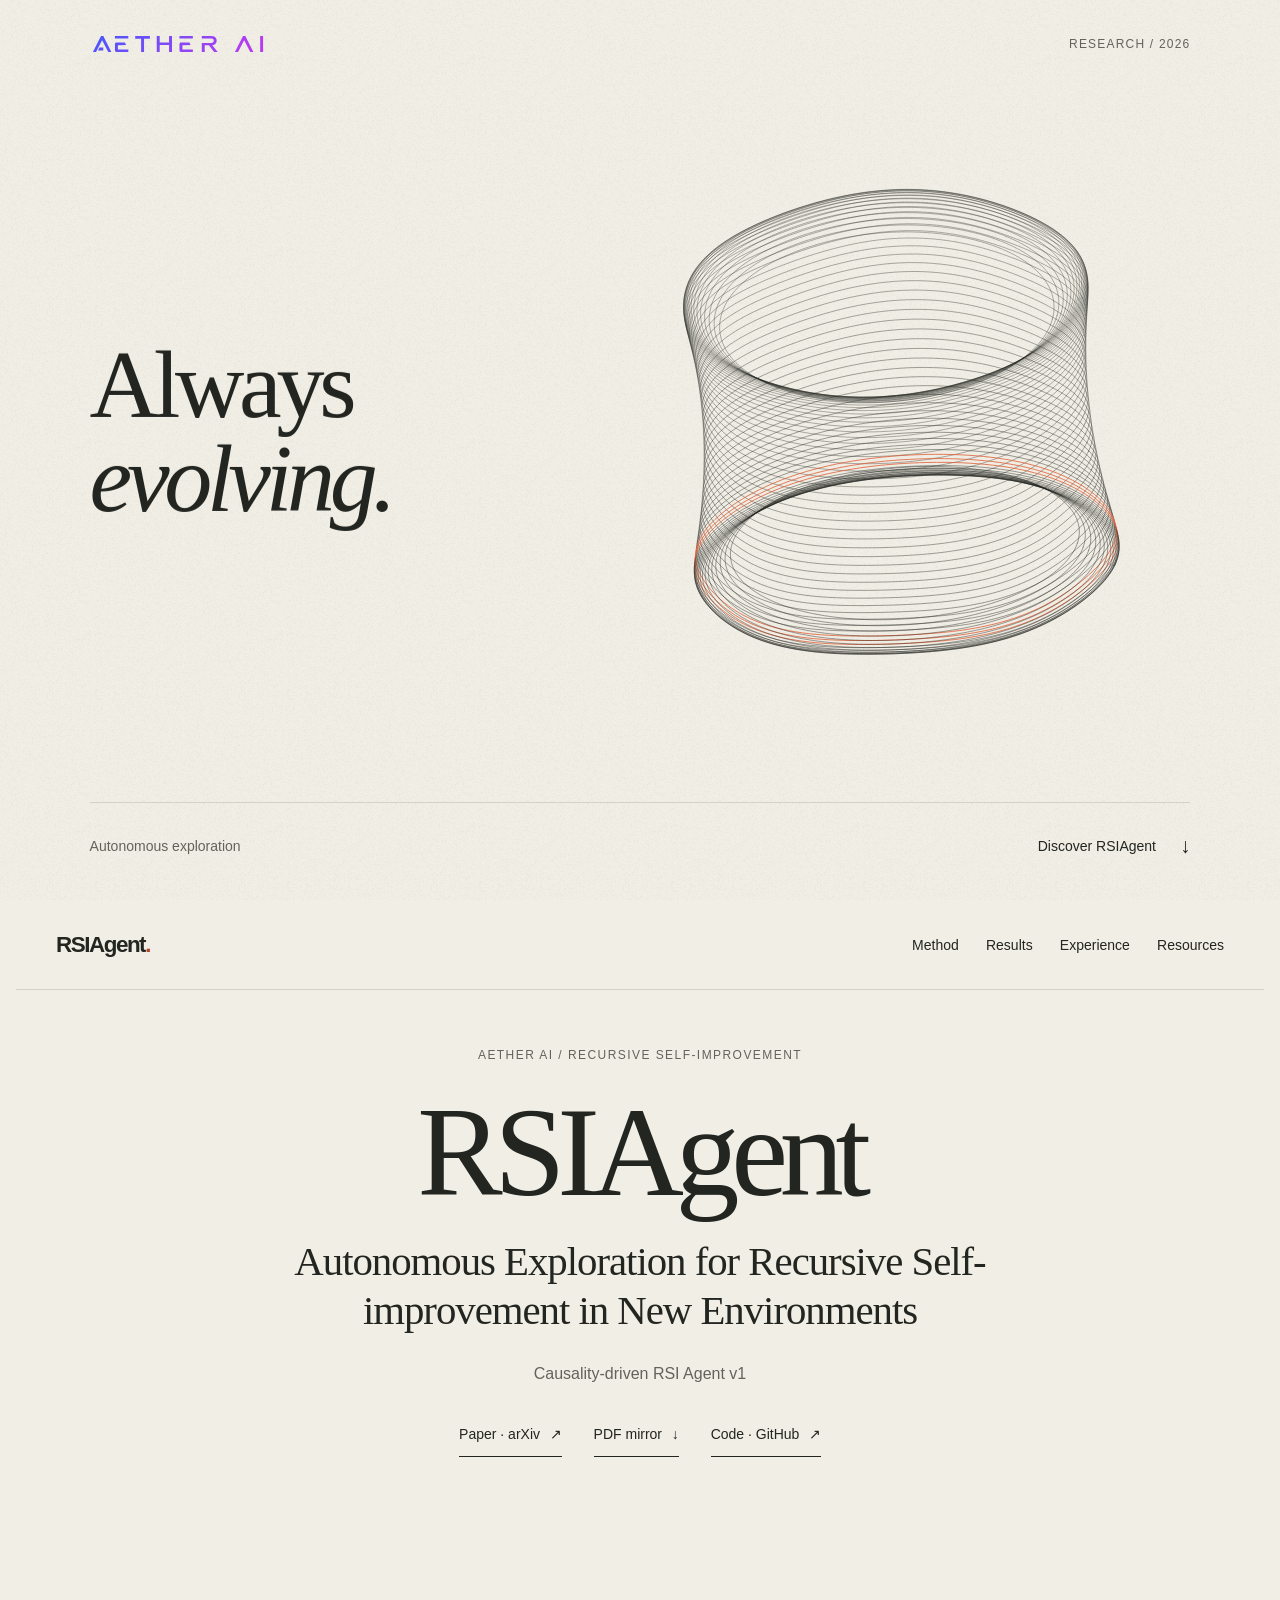
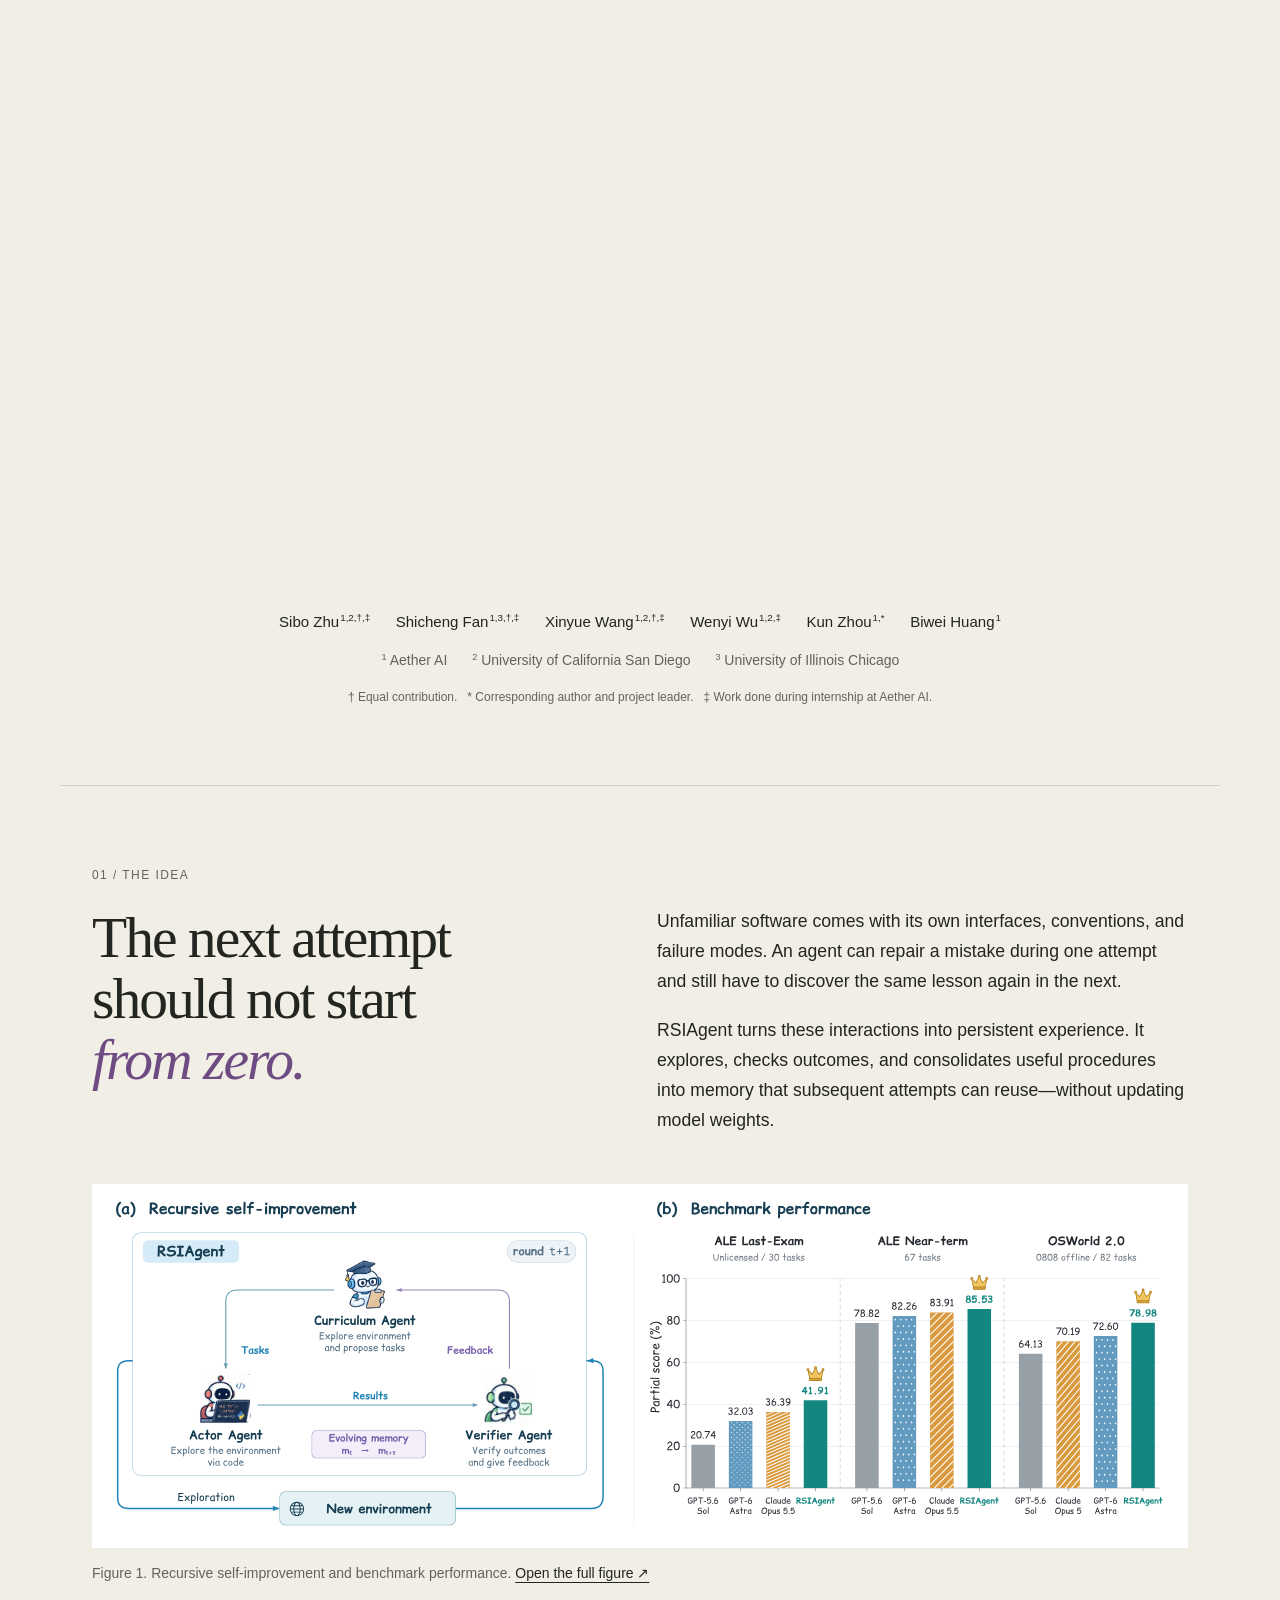
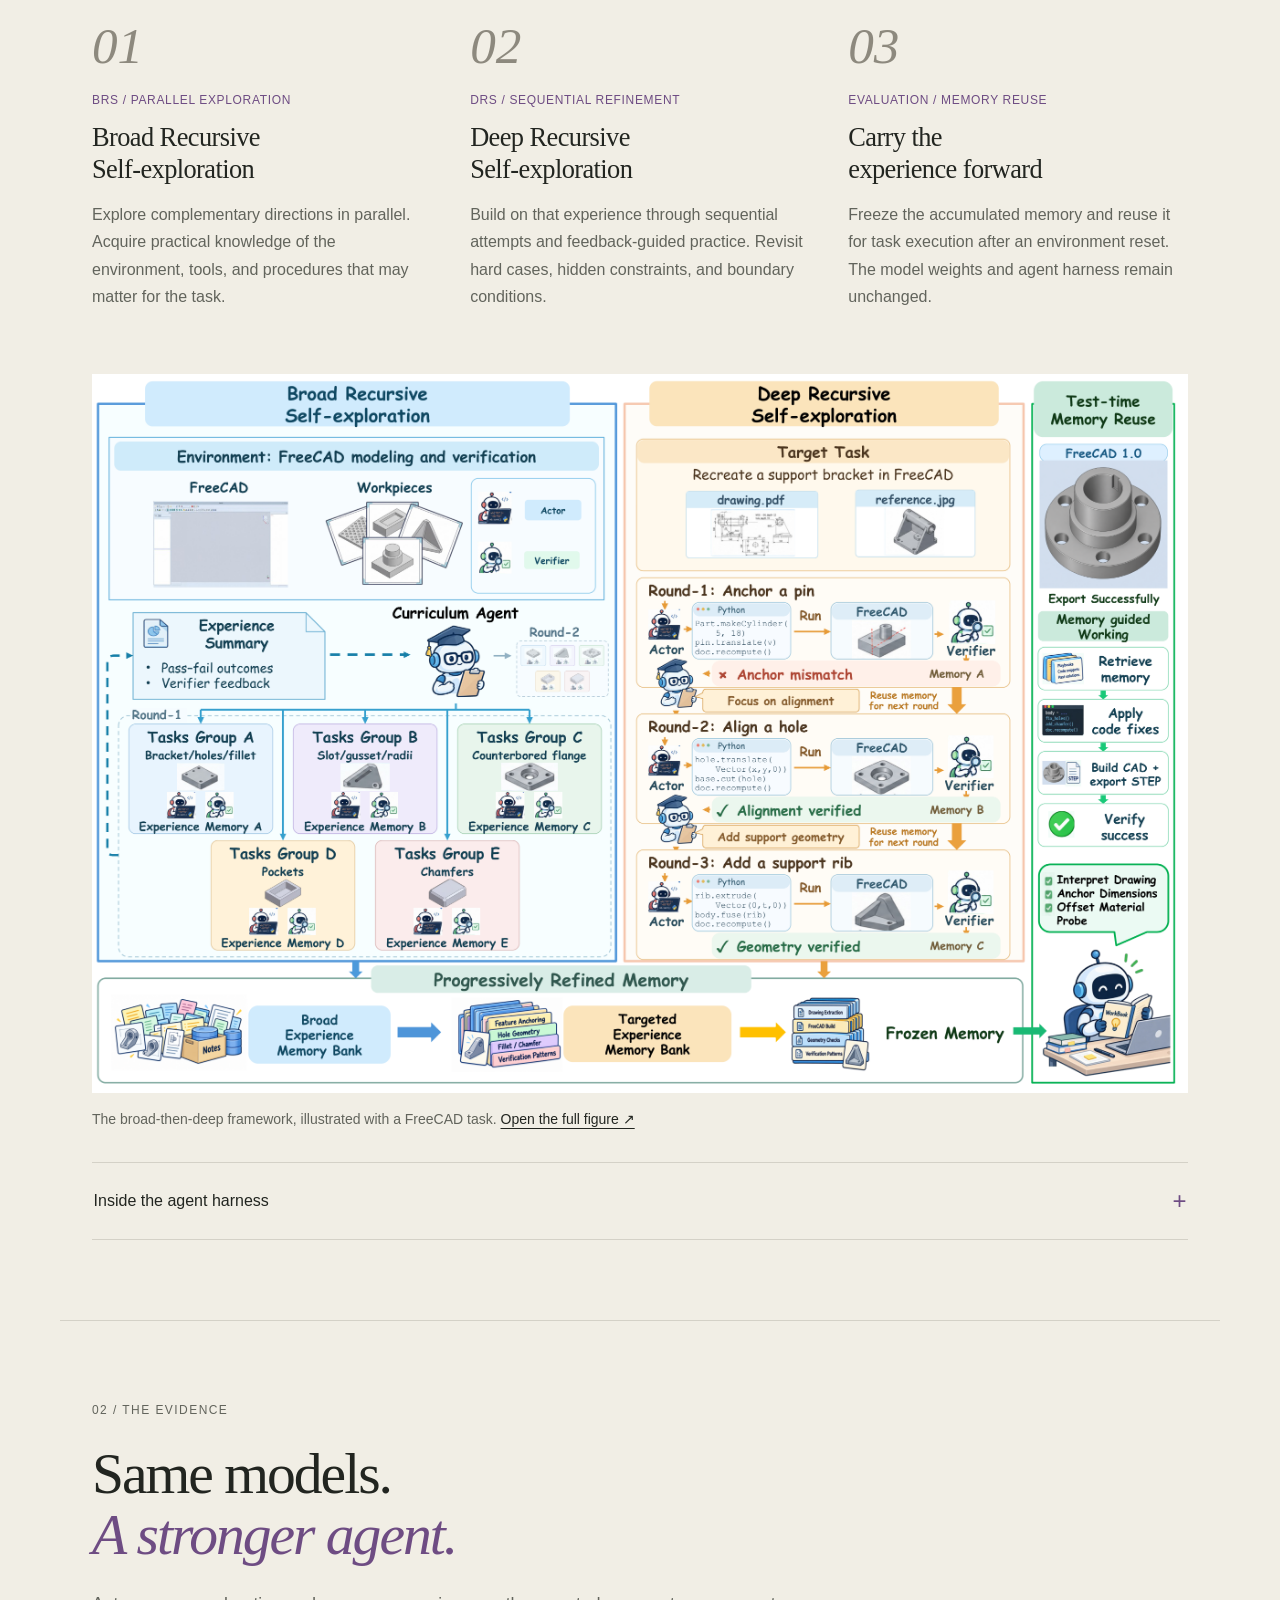
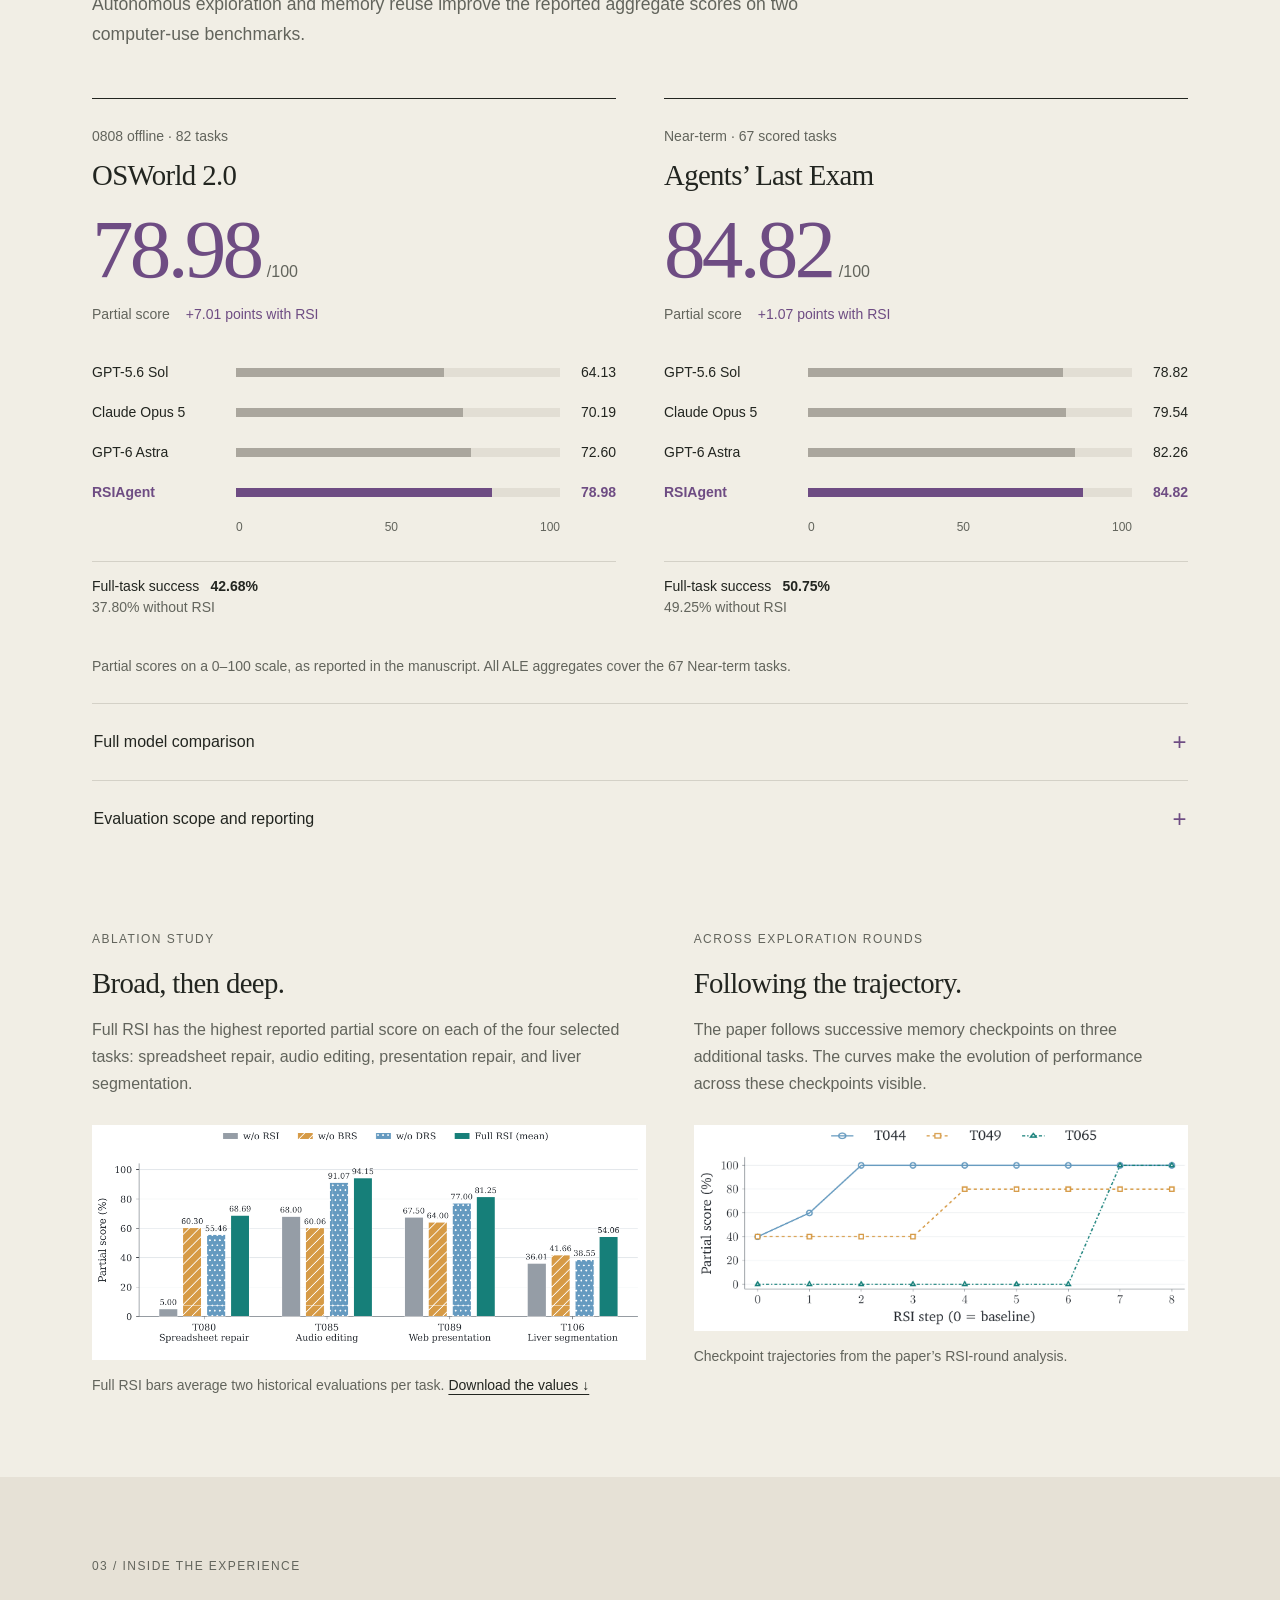
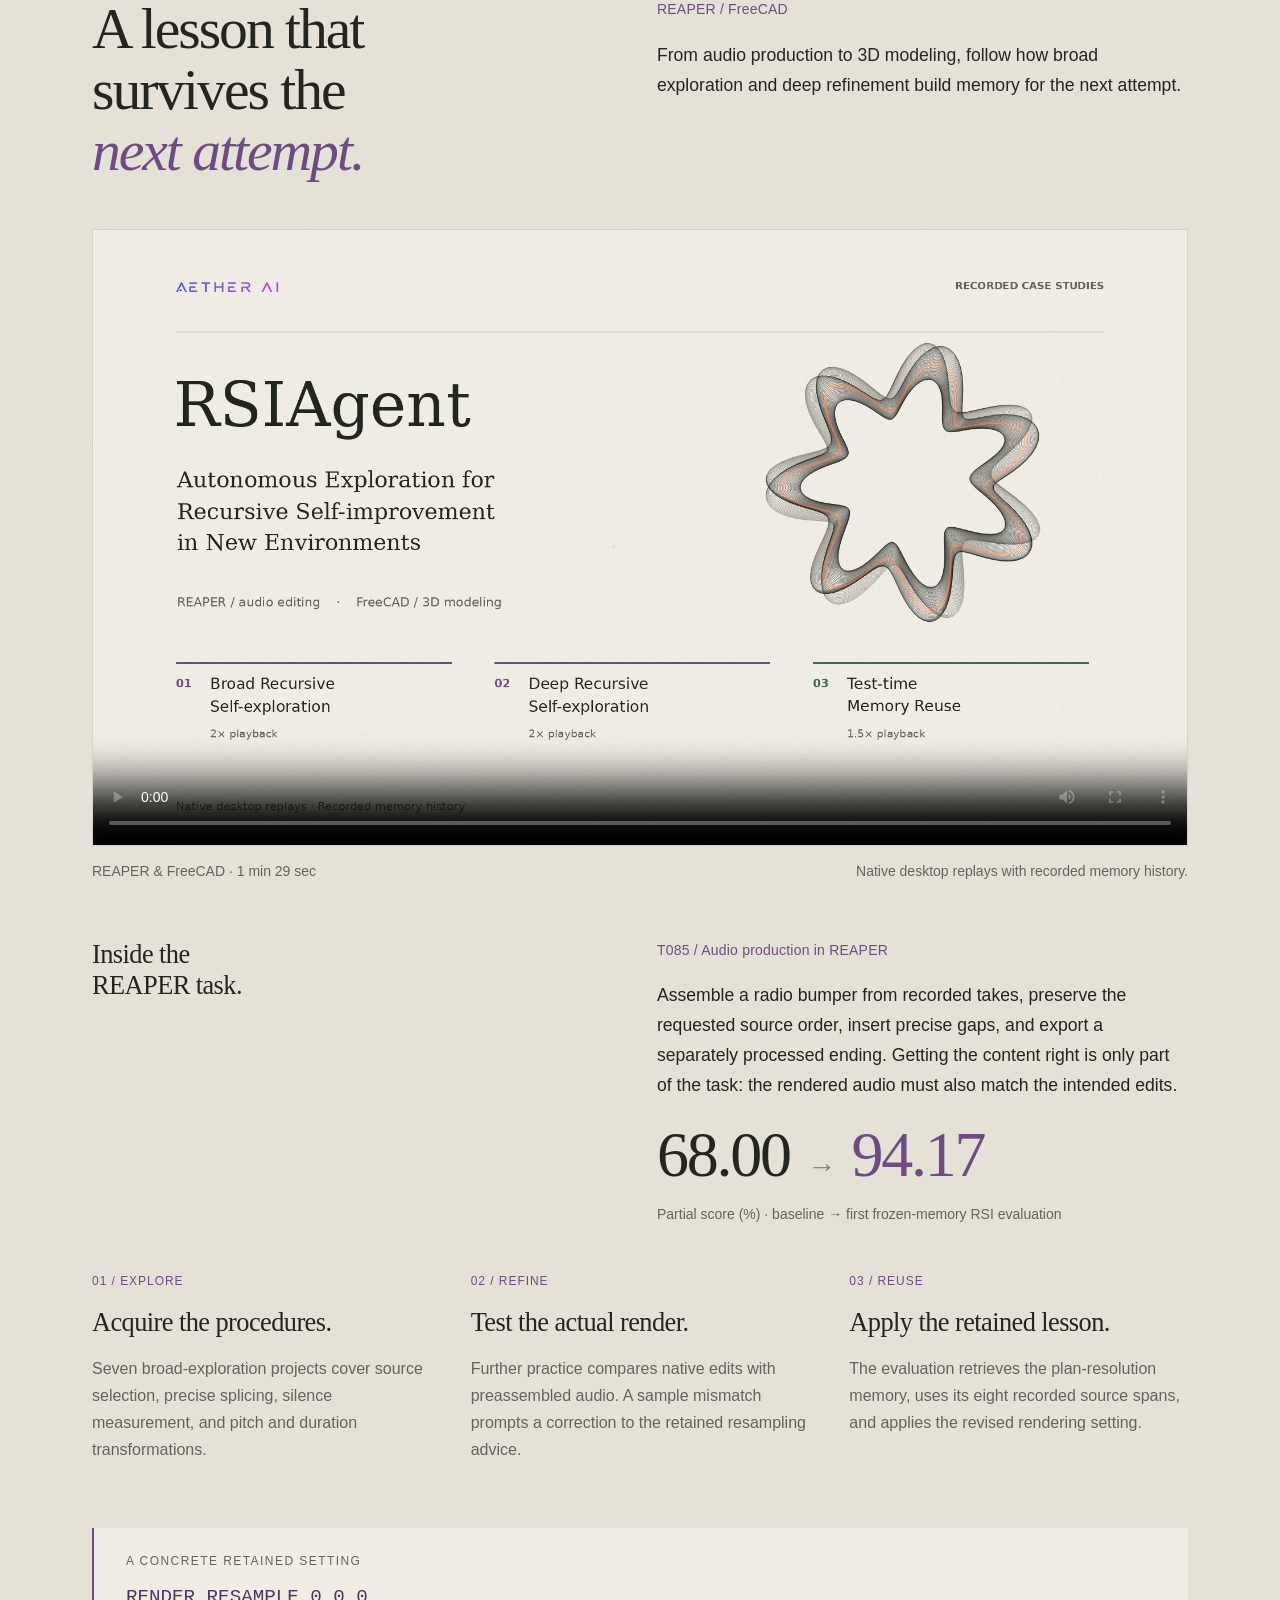
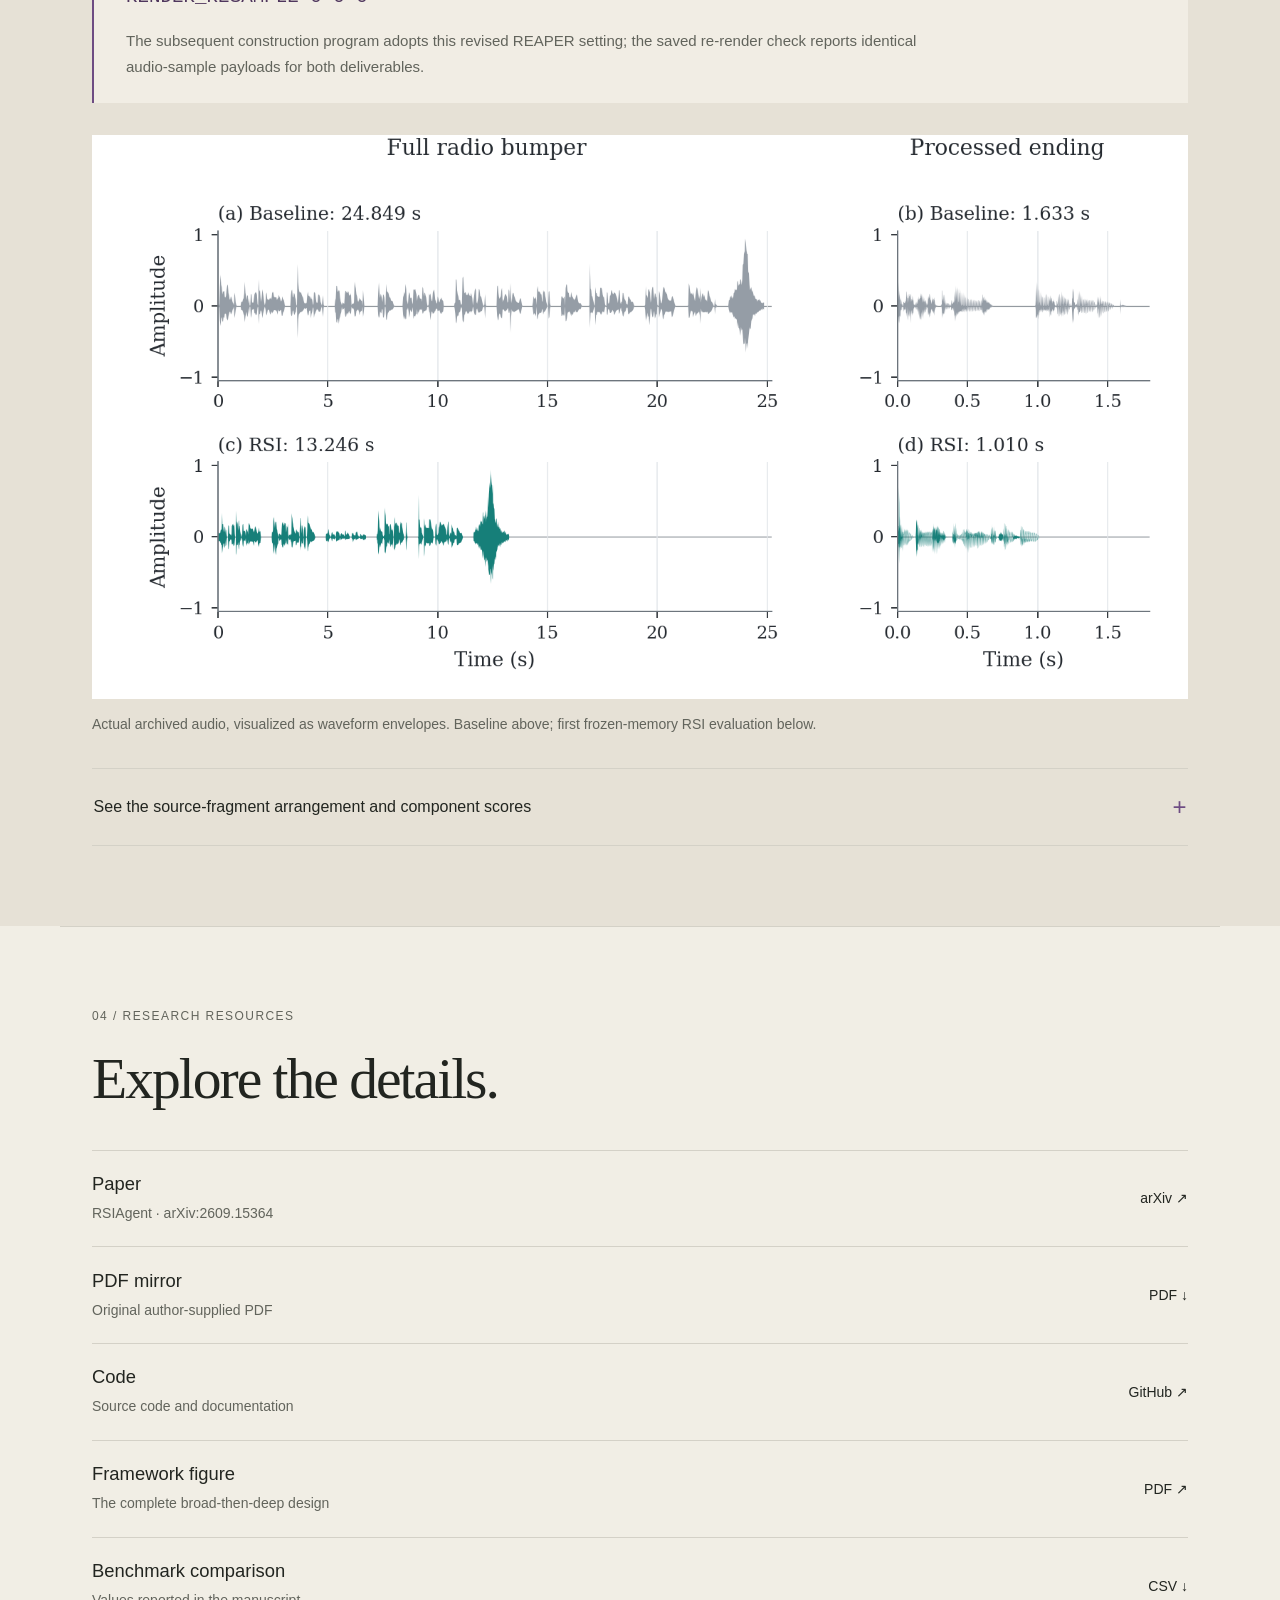
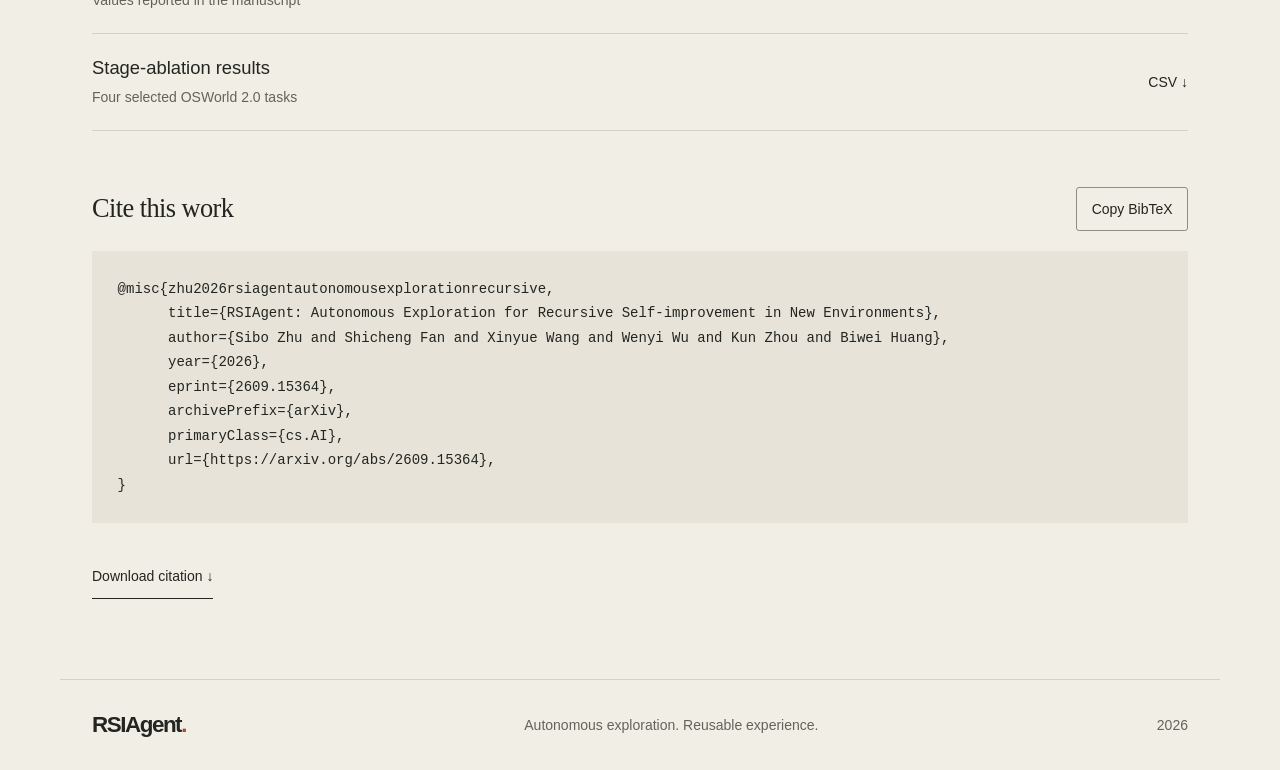
<file: index.html>
<!doctype html>
<html lang="en">
<head>
  <meta charset="utf-8">
  <meta name="viewport" content="width=device-width, initial-scale=1">
  <meta name="theme-color" content="#f1eee5">
  <meta name="description" content="RSIAgent turns autonomous exploration into reusable experience through a broad-then-deep recursive self-improvement framework, without updating model weights.">
  <title>RSIAgent — Autonomous Exploration for Recursive Self-improvement</title>
  <link rel="stylesheet" href="styles.css">
  <link rel="icon" type="image/svg+xml" href="assets/aetherai-mark-color.svg">
  <script src="site.js" defer></script>
  <script src="case-video.js" defer></script>
</head>
<body>
  <a class="skip-link" href="#main">Skip to content</a>
  <section class="entrance" id="entrance" aria-labelledby="entrance-title">
    <iframe class="entrance-art" src="evolution.html?mode=entrance" title="An evolving form, introducing RSIAgent" sandbox="allow-scripts" aria-hidden="true" tabindex="-1"></iframe>
    <div class="entrance-masthead"><img class="company-logo" src="assets/aetherai-wordmark-color.svg" width="2200" height="200" alt="Aether AI"><span>Research / 2026</span></div>
    <p class="entrance-title" id="entrance-title"><span>Always</span><em>evolving.</em></p>
    <div class="entrance-footer"><span>Autonomous exploration</span><a href="#main">Discover RSIAgent <span aria-hidden="true">↓</span></a></div>
  </section>
  <header class="site-header">
    <a class="wordmark" href="#main" aria-label="RSIAgent home">RSIAgent<span aria-hidden="true">.</span></a>
    <nav aria-label="Main navigation"><a href="#method">Method</a><a href="#results">Results</a><a href="#experience">Experience</a><a href="#resources">Resources</a></nav>
  </header>
  <main id="main">
    <section class="hero" aria-labelledby="paper-title">
      <p class="eyebrow">Aether AI / Recursive self-improvement</p>
      <h1 id="paper-title">RSIAgent</h1>
      <p class="paper-subtitle">Autonomous Exploration for Recursive Self-improvement in New Environments</p>
      <p class="hero-summary">Causality-driven RSI Agent v1</p>
      <div class="hero-actions"><a class="text-link" href="https://arxiv.org/pdf/2609.15364" target="_blank" rel="noopener noreferrer">Paper · arXiv <span aria-hidden="true">↗</span></a><a class="text-link" href="assets/RSIAgent.pdf" download="RSIAgent.pdf">PDF mirror <span aria-hidden="true">↓</span></a><a class="text-link" href="https://github.com/AetherLabsAI/RSIAgent" target="_blank" rel="noopener noreferrer">Code · GitHub <span aria-hidden="true">↗</span></a></div>
    </section>
    <div class="film-section">
      <div class="film-shell"><iframe src="evolution.html" title="RSIAgent — Evolution, an automatically playing 20-second art film" allow="autoplay" sandbox="allow-scripts" loading="lazy"></iframe></div>
      <noscript><p>The Evolution film requires JavaScript. All research content below remains available.</p></noscript>
    </div>
    <section class="authors-section" aria-label="Paper authors and affiliations">
      <p class="authors"><span>Sibo Zhu<sup>1,2,†,‡</sup></span><span>Shicheng Fan<sup>1,3,†,‡</sup></span><span>Xinyue Wang<sup>1,2,†,‡</sup></span><span>Wenyi Wu<sup>1,2,‡</sup></span><span>Kun Zhou<sup>1,*</sup></span><span>Biwei Huang<sup>1</sup></span></p>
      <p class="affiliations"><span><sup>1</sup> Aether AI</span><span><sup>2</sup> University of California San Diego</span><span><sup>3</sup> University of Illinois Chicago</span></p>
      <p class="author-notes">† Equal contribution. &nbsp; * Corresponding author and project leader. &nbsp; ‡ Work done during internship at Aether AI.</p>
    </section>

    <section id="method" class="section" aria-labelledby="method-title">
      <p class="eyebrow">01 / The idea</p>
      <div class="section-intro"><h2 id="method-title">The next attempt<br>should not start<br><em>from zero.</em></h2><div class="intro-copy"><p>Unfamiliar software comes with its own interfaces, conventions, and failure modes. An agent can repair a mistake during one attempt and still have to discover the same lesson again in the next.</p><p>RSIAgent turns these interactions into persistent experience. It explores, checks outcomes, and consolidates useful procedures into memory that subsequent attempts can reuse—<strong>without updating model weights.</strong></p></div></div>

      <figure class="paper-figure overview-figure">
        <a href="assets/figure-1.svg" target="_blank" rel="noopener" aria-label="Open Figure 1 at full resolution"><img src="assets/figure-1.svg" width="2048" height="680" alt="Figure 1. RSIAgent overview: the curriculum, actor, and verifier agents recursively explore a new environment and evolve reusable memory. Benchmark comparisons show RSIAgent alongside other models on ALE Last-Exam, ALE Near-term, and OSWorld 2.0." loading="lazy" decoding="async"></a>
        <figcaption>Figure 1. Recursive self-improvement and benchmark performance. <a href="assets/figure-1.svg" target="_blank" rel="noopener">Open the full figure ↗</a></figcaption>
      </figure>

      <div class="stages">
        <article><span class="stage-index">01</span><p class="stage-meta">BRS / Parallel exploration</p><h3>Broad Recursive<br>Self-exploration</h3><p>Explore complementary directions in parallel. Acquire practical knowledge of the environment, tools, and procedures that may matter for the task.</p></article>
        <article><span class="stage-index">02</span><p class="stage-meta">DRS / Sequential refinement</p><h3>Deep Recursive<br>Self-exploration</h3><p>Build on that experience through sequential attempts and feedback-guided practice. Revisit hard cases, hidden constraints, and boundary conditions.</p></article>
        <article><span class="stage-index">03</span><p class="stage-meta">Evaluation / Memory reuse</p><h3>Carry the<br>experience forward</h3><p>Freeze the accumulated memory and reuse it for task execution after an environment reset. The model weights and agent harness remain unchanged.</p></article>
      </div>

      <figure class="paper-figure framework-figure"><a href="assets/framework.pdf" target="_blank" rel="noopener" aria-label="Open the complete RSIAgent framework figure as a PDF"><img src="assets/framework.png" alt="RSIAgent framework illustrated with a FreeCAD task: broad parallel exploration, deep sequential exploration, and evaluation with frozen memory." loading="lazy" decoding="async"></a><figcaption>The broad-then-deep framework, illustrated with a FreeCAD task. <a href="assets/framework.pdf" target="_blank" rel="noopener">Open the full figure ↗</a></figcaption></figure>
      <details class="disclosure"><summary>Inside the agent harness</summary><div class="disclosure-content harness-grid"><div><h4>Code as policy</h4><p>The actor agent uses executable programs to interact with software, inspect artifacts, and revise actions from execution feedback. Retained procedures can therefore be inspected and reused as code.</p></div><div><h4>Exploration configuration</h4><p>The paper’s default configuration uses GLM-5.3 for the actor agent and Kimi-K3 for the verifier and curriculum agents in separate contexts. The curriculum agent receives the target query in both exploration stages.</p><p>BRS has a nominal budget of eight projects, with up to four in parallel; budgets are checked between completed waves. DRS proceeds sequentially until the curriculum agent decides that no further useful practice is needed.</p></div></div></details>
    </section>

    <section id="results" class="section" aria-labelledby="results-title">
      <p class="eyebrow">02 / The evidence</p><h2 id="results-title">Same models.<br><em>A stronger agent.</em></h2>
      <p class="lede">Autonomous exploration and memory reuse improve the reported aggregate scores on two computer-use benchmarks.</p>
      <div class="benchmark-grid">
        <article class="benchmark" aria-labelledby="osworld-title"><p class="benchmark-split">0808 offline · 82 tasks</p><h3 id="osworld-title">OSWorld 2.0</h3><p class="big-score">78.98<span>/100</span></p><p class="score-description">Partial score <span class="gain">+7.01 points with RSI</span></p>
          <div class="bar-chart" role="img" aria-label="OSWorld 2.0 partial scores: GPT-5.6 Sol 64.13, Claude Opus 5 70.19, GPT-6 Astra 72.60, RSIAgent 78.98, on a 0 to 100 scale.">
            <div class="bar-row"><span>GPT-5.6 Sol</span><div class="bar-track"><div class="bar-fill" style="width:64.13%"></div></div><span class="bar-value">64.13</span></div>
            <div class="bar-row"><span>Claude Opus 5</span><div class="bar-track"><div class="bar-fill" style="width:70.19%"></div></div><span class="bar-value">70.19</span></div>
            <div class="bar-row"><span>GPT-6 Astra</span><div class="bar-track"><div class="bar-fill" style="width:72.60%"></div></div><span class="bar-value">72.60</span></div>
            <div class="bar-row ours"><span>RSIAgent</span><div class="bar-track"><div class="bar-fill" style="width:78.98%"></div></div><span class="bar-value">78.98</span></div>
            <div class="bar-axis" aria-hidden="true"><span></span><div><span>0</span><span>50</span><span>100</span></div><span></span></div>
          </div>
          <p class="binary-score">Full-task success <strong>42.68%</strong><span>37.80% without RSI</span></p>
        </article>
        <article class="benchmark" aria-labelledby="ale-title"><p class="benchmark-split">Near-term · 67 scored tasks</p><h3 id="ale-title">Agents’ Last Exam</h3><p class="big-score">84.82<span>/100</span></p><p class="score-description">Partial score <span class="gain">+1.07 points with RSI</span></p>
          <div class="bar-chart" role="img" aria-label="Agents’ Last Exam Near-term partial scores reported in the manuscript: GPT-5.6 Sol 78.82, Claude Opus 5 79.54, GPT-6 Astra 82.26, RSIAgent 84.82, on a 0 to 100 scale. All aggregates cover 67 tasks.">
            <div class="bar-row"><span>GPT-5.6 Sol</span><div class="bar-track"><div class="bar-fill" style="width:78.82%"></div></div><span class="bar-value">78.82</span></div>
            <div class="bar-row"><span>Claude Opus 5</span><div class="bar-track"><div class="bar-fill" style="width:79.54%"></div></div><span class="bar-value">79.54</span></div>
            <div class="bar-row"><span>GPT-6 Astra</span><div class="bar-track"><div class="bar-fill" style="width:82.26%"></div></div><span class="bar-value">82.26</span></div>
            <div class="bar-row ours"><span>RSIAgent</span><div class="bar-track"><div class="bar-fill" style="width:84.82%"></div></div><span class="bar-value">84.82</span></div>
            <div class="bar-axis" aria-hidden="true"><span></span><div><span>0</span><span>50</span><span>100</span></div><span></span></div>
          </div>
          <p class="binary-score">Full-task success <strong>50.75%</strong><span>49.25% without RSI</span></p>
        </article>
      </div>
      <p class="figure-note">Partial scores on a 0–100 scale, as reported in the manuscript. All ALE aggregates cover the 67 Near-term tasks.</p>
      <details class="disclosure"><summary>Full model comparison</summary><div class="disclosure-content"><div class="table-scroll"><table class="results-table"><caption>Manuscript comparison set. Partial: mean task credit. Binary: full-task success. All values are percentages.</caption><thead><tr><th scope="col" rowspan="2">Model / method</th><th scope="colgroup" colspan="2">OSWorld 2.0</th><th scope="colgroup" colspan="2">ALE Near-term</th></tr><tr><th scope="col">Partial</th><th scope="col">Binary</th><th scope="col">Partial</th><th scope="col">Binary</th></tr></thead><tbody>
        <tr class="group-row"><th colspan="5" scope="rowgroup">Open-source models</th></tr>
        <tr><th scope="row">Kimi-K2.6</th><td>22.10</td><td>4.60</td><td>21.70</td><td>9.20</td></tr>
        <tr><th scope="row">MiMo-V2.5</th><td>—</td><td>—</td><td>23.60</td><td>8.60</td></tr>
        <tr><th scope="row">DeepSeek V4 Pro</th><td>—</td><td>—</td><td>43.81</td><td>19.90</td></tr>
        <tr><th scope="row">Qwen3.8-Max</th><td>—</td><td>—</td><td>52.50</td><td>27.00</td></tr>
        <tr><th scope="row">Kimi-K3</th><td>58.30</td><td>—</td><td>71.60</td><td>40.30</td></tr>
        <tr class="group-row"><th colspan="5" scope="rowgroup">Closed-source models</th></tr>
        <tr><th scope="row">Claude Opus 4.8</th><td>54.80</td><td>20.60</td><td>64.00</td><td>43.30</td></tr>
        <tr><th scope="row">Claude Fable 5</th><td>—</td><td>—</td><td>71.10</td><td>37.30</td></tr>
        <tr><th scope="row">GPT-5.6 Sol</th><td>64.13</td><td>28.10</td><td>78.82</td><td>47.76</td></tr>
        <tr><th scope="row">Claude Opus 5</th><td>70.19</td><td>34.72</td><td>79.54</td><td>46.27</td></tr>
        <tr><th scope="row">GPT-6 Astra</th><td>72.60</td><td>—</td><td>82.26</td><td>52.24</td></tr>
        <tr><th scope="row">Gemini-3.8-Flash</th><td>59.00</td><td>—</td><td>—</td><td>—</td></tr>
        <tr><th scope="row">Muse Spark 1.3</th><td>66.90</td><td>—</td><td>—</td><td>—</td></tr>
        <tr class="group-row"><th colspan="5" scope="rowgroup">Ours</th></tr>
        <tr><th scope="row">RSIAgent (w/o RSI)</th><td>71.97</td><td>37.80</td><td>83.75</td><td>49.25</td></tr>
        <tr class="ours-row"><th scope="row">RSIAgent</th><td>78.98</td><td>42.68</td><td>84.82</td><td>50.75</td></tr>
      </tbody></table></div><p class="figure-note">—: not reported in the cited benchmark leaderboard or official technical report. Rows with ALE results are ordered by increasing ALE partial score within each comparison group.</p></div></details>
      <details class="disclosure"><summary>Evaluation scope and reporting</summary><div class="disclosure-content reporting"><p><strong>OSWorld 2.0:</strong> 82 offline tasks, including T082’s setup failure as zero. The RSI aggregate uses 41 reported non-diagnostic RSI entries and the recorded baseline for the remaining tasks.</p><p><strong>ALE Near-term:</strong> All 67 tasks; the RSI aggregate combines 19 reported RSI scores and 48 retained baseline scores. These include locally corrected grades, qualified ECG public-label transfer, and a separate no-BRS Tax Form variant.</p><p>Comparison values follow the paper’s source snapshot of September 11, 2026. They are not a live leaderboard or a matched-budget comparison. Partial-credit improvements do not imply an advantage on every metric.</p><p>Source references: <a href="https://osworld-v2.xlang.ai/" target="_blank" rel="noopener noreferrer">OSWorld 2.0</a>, <a href="https://agents-last-exam.org/leaderboard" target="_blank" rel="noopener noreferrer">Agents’ Last Exam</a>, and <a href="https://openai.com/index/gpt-6-astra/" target="_blank" rel="noopener noreferrer">OpenAI’s GPT-6 Astra report</a>.</p></div></details>

      <div class="analysis-grid">
        <article><p class="eyebrow">Ablation study</p><h3>Broad, then deep.</h3><p>Full RSI has the highest reported partial score on each of the four selected tasks: spreadsheet repair, audio editing, presentation repair, and liver segmentation.</p><figure class="paper-figure"><a href="assets/ablation.png" target="_blank" rel="noopener"><img src="assets/ablation.png" alt="Ablation bars for T080, T085, T089 and T106, comparing w/o RSI, w/o DRS, w/o BRS and full RSI." loading="lazy" decoding="async"></a><figcaption>Full RSI bars average two historical evaluations per task. <a href="data/ablation.csv" download>Download the values ↓</a></figcaption></figure></article>
        <article><p class="eyebrow">Across exploration rounds</p><h3>Following the trajectory.</h3><p>The paper follows successive memory checkpoints on three additional tasks. The curves make the evolution of performance across these checkpoints visible.</p><figure class="paper-figure"><a href="assets/rsi-rounds.png" target="_blank" rel="noopener"><img src="assets/rsi-rounds.png" alt="Recorded partial-score trajectories across RSI steps for T044, T049 and T065." loading="lazy" decoding="async"></a><figcaption>Checkpoint trajectories from the paper’s RSI-round analysis.</figcaption></figure></article>
      </div>
    </section>

    <div class="experience-band"><section id="experience" class="section" aria-labelledby="experience-title">
      <p class="eyebrow">03 / Inside the experience</p><div class="section-intro"><h2 id="experience-title">A lesson that<br>survives the<br><em>next attempt.</em></h2><div class="intro-copy"><p class="case-kicker">REAPER / FreeCAD</p><p>From audio production to 3D modeling, follow how broad exploration and deep refinement build memory for the next attempt.</p></div></div>
      <figure class="experience-film" id="case-studies">
        <video class="case-video" controls playsinline preload="none" width="1920" height="1080" poster="assets/rsiagent-case-studies-poster.jpg" aria-label="RSIAgent case studies in REAPER and FreeCAD" aria-describedby="case-video-caption">
          <source src="assets/rsiagent-case-studies.mp4" type="video/mp4">
          <p>Your browser does not support embedded video. <a href="assets/rsiagent-case-studies.mp4">Watch the case studies as an MP4.</a></p>
        </video>
        <figcaption id="case-video-caption"><span>REAPER &amp; FreeCAD · 1 min 29 sec</span><span>Native desktop replays with recorded memory history.</span></figcaption>
      </figure>
      <div class="section-intro"><h3>Inside the<br>REAPER task.</h3><div class="intro-copy"><p class="case-kicker">T085 / Audio production in REAPER</p><p>Assemble a radio bumper from recorded takes, preserve the requested source order, insert precise gaps, and export a separately processed ending. Getting the content right is only part of the task: the rendered audio must also match the intended edits.</p><p class="case-score"><span>68.00</span><span class="case-arrow" aria-hidden="true">→</span><strong>94.17</strong></p><p class="case-score-label">Partial score (%) · baseline → first frozen-memory RSI evaluation</p></div></div>
      <div class="case-steps"><article><span>01 / Explore</span><h3>Acquire the procedures.</h3><p>Seven broad-exploration projects cover source selection, precise splicing, silence measurement, and pitch and duration transformations.</p></article><article><span>02 / Refine</span><h3>Test the actual render.</h3><p>Further practice compares native edits with preassembled audio. A sample mismatch prompts a correction to the retained resampling advice.</p></article><article><span>03 / Reuse</span><h3>Apply the retained lesson.</h3><p>The evaluation retrieves the plan-resolution memory, uses its eight recorded source spans, and applies the revised rendering setting.</p></article></div>
      <div class="memory-note"><p class="eyebrow">A concrete retained setting</p><code>RENDER_RESAMPLE 0 0 0</code><p>The subsequent construction program adopts this revised REAPER setting; the saved re-render check reports identical audio-sample payloads for both deliverables.</p></div>
      <figure class="paper-figure"><a href="assets/reaper-exports.png" target="_blank" rel="noopener"><img src="assets/reaper-exports.png" alt="Waveforms of the archived REAPER exports. Baseline outputs are above the first RSI evaluation outputs, comparing the full radio bumper and processed ending." loading="lazy" decoding="async"></a><figcaption>Actual archived audio, visualized as waveform envelopes. Baseline above; first frozen-memory RSI evaluation below.</figcaption></figure>
      <details class="disclosure"><summary>See the source-fragment arrangement and component scores</summary><div class="disclosure-content"><figure class="paper-figure"><a href="assets/reaper-assembly.png" target="_blank" rel="noopener"><img src="assets/reaper-assembly.png" alt="Source-fragment arrangement reconstructed from the recorded construction program and the first RSI bumper waveform, with 0.50-second sentence gaps highlighted." loading="lazy" decoding="async"></a><figcaption>Source-fragment arrangement reconstructed from the recorded program, paired with the saved RSI audio waveform.</figcaption></figure><div class="table-scroll"><table class="results-table"><caption>T085 component scores, 0–1 scale. RSI is the first frozen-memory evaluation.</caption><thead><tr><th scope="col">Component</th><th scope="col">Baseline</th><th scope="col">RSI</th></tr></thead><tbody><tr><th scope="row">Source order</th><td>0.9062</td><td>0.9062</td></tr><tr><th scope="row">Sentence gaps</th><td>0.8250</td><td>1.0000</td></tr><tr><th scope="row">Closing sting</th><td>1.0000</td><td>1.0000</td></tr><tr><th scope="row">Processed final sentence</th><td>0.2837</td><td>0.8996</td></tr><tr><th scope="row">Basic duration</th><td>1.0000</td><td>1.0000</td></tr><tr class="ours-row"><th scope="row">Overall partial score</th><td>0.6800</td><td>0.9417</td></tr></tbody></table></div><p class="figure-note">The two full-RSI evaluation scores are 0.9417 and 0.9413; their mean, 0.9415, is used in the ablation figure.</p></div></details>
    </section></div>

    <section id="resources" class="section" aria-labelledby="resources-title"><p class="eyebrow">04 / Research resources</p><h2 id="resources-title">Explore the details.</h2><div class="resource-list"><a href="https://arxiv.org/pdf/2609.15364" target="_blank" rel="noopener noreferrer"><span><strong>Paper</strong><small>RSIAgent · arXiv:2609.15364</small></span><span>arXiv ↗</span></a><a href="assets/RSIAgent.pdf" download="RSIAgent.pdf"><span><strong>PDF mirror</strong><small>Original author-supplied PDF</small></span><span>PDF ↓</span></a><a href="https://github.com/AetherLabsAI/RSIAgent" target="_blank" rel="noopener noreferrer"><span><strong>Code</strong><small>Source code and documentation</small></span><span>GitHub ↗</span></a><a href="assets/framework.pdf" target="_blank" rel="noopener"><span><strong>Framework figure</strong><small>The complete broad-then-deep design</small></span><span>PDF ↗</span></a><a href="data/benchmark-results.csv" download><span><strong>Benchmark comparison</strong><small>Values reported in the manuscript</small></span><span>CSV ↓</span></a><a href="data/ablation.csv" download><span><strong>Stage-ablation results</strong><small>Four selected OSWorld 2.0 tasks</small></span><span>CSV ↓</span></a></div>
      <div class="citation-block"><div class="citation-heading"><h3>Cite this work</h3><button class="copy-button" type="button" id="copy-citation">Copy BibTeX</button></div><pre><code id="citation">@misc{zhu2026rsiagentautonomousexplorationrecursive,
      title={RSIAgent: Autonomous Exploration for Recursive Self-improvement in New Environments},
      author={Sibo Zhu and Shicheng Fan and Xinyue Wang and Wenyi Wu and Kun Zhou and Biwei Huang},
      year={2026},
      eprint={2609.15364},
      archivePrefix={arXiv},
      primaryClass={cs.AI},
      url={https://arxiv.org/abs/2609.15364},
}</code></pre><p class="copy-status" id="copy-status" role="status" aria-live="polite"></p><a class="text-link" href="data/citation.bib" download>Download citation ↓</a></div>
    </section>
  </main>
  <footer class="site-footer"><a class="wordmark" href="#main">RSIAgent<span aria-hidden="true">.</span></a><p>Autonomous exploration. Reusable experience.</p><span>2026</span></footer>
</body>
</html>
</file>
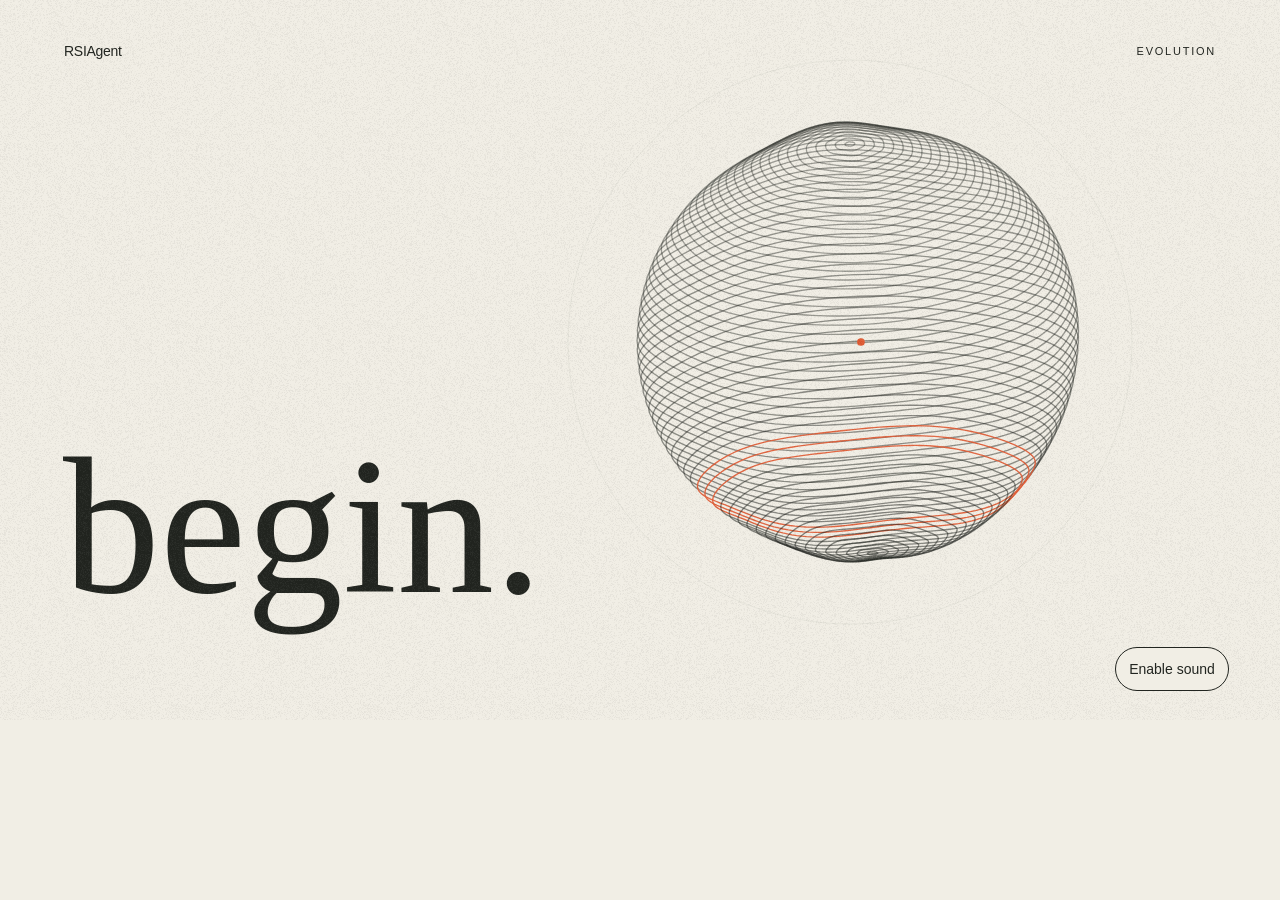
<file: evolution.html>
<!doctype html>
<html lang="en" data-theme="light" data-visualize-standalone>
<head>
<meta charset="utf-8">
<meta name="viewport" content="width=device-width, initial-scale=1">
<meta name="referrer" content="no-referrer">
<meta http-equiv="Content-Security-Policy" content="default-src 'none'; script-src 'unsafe-inline' 'unsafe-eval' 'wasm-unsafe-eval' blob: data: https://cdnjs.cloudflare.com https://cdn.jsdelivr.net https://esm.sh https://fonts.bunny.net https://fonts.googleapis.com https://fonts.gstatic.com https://unpkg.com; style-src 'unsafe-inline' blob: data: https://cdnjs.cloudflare.com https://cdn.jsdelivr.net https://esm.sh https://fonts.bunny.net https://fonts.googleapis.com https://fonts.gstatic.com https://unpkg.com; img-src blob: data: https://cdnjs.cloudflare.com https://cdn.jsdelivr.net https://esm.sh https://fonts.bunny.net https://fonts.googleapis.com https://fonts.gstatic.com https://unpkg.com; font-src blob: data: https://cdnjs.cloudflare.com https://cdn.jsdelivr.net https://esm.sh https://fonts.bunny.net https://fonts.googleapis.com https://fonts.gstatic.com https://unpkg.com; media-src blob: data: https://cdnjs.cloudflare.com https://cdn.jsdelivr.net https://esm.sh https://fonts.bunny.net https://fonts.googleapis.com https://fonts.gstatic.com https://unpkg.com; worker-src blob:; connect-src blob: data:; frame-src 'none'; object-src 'none'; base-uri 'none'; form-action 'none'">
<title>RSIAgent — Evolution</title>
<style>:root {
  color-scheme: light dark;
  background-color: var(
    --background,
    var(--color-background-primary, light-dark(rgb(255 255 255), rgb(24 24 24)))
  ) !important;

  /* Agent-facing contract; keep in sync with SKILL.md. */
  --background: var(
    --color-background-primary,
    light-dark(rgb(255 255 255), rgb(24 24 24))
  );
  --foreground: var(
    --color-text-primary,
    light-dark(rgb(26 28 31), rgb(255 255 255))
  );
  --card: color-mix(in oklab, var(--foreground) 5%, var(--background));
  --card-foreground: var(
    --color-text-primary,
    light-dark(rgb(26 28 31), rgb(255 255 255))
  );
  --popover: var(
    --color-background-secondary,
    light-dark(rgb(255 255 255), rgb(45 45 45))
  );
  --popover-foreground: var(
    --color-text-primary,
    light-dark(rgb(26 28 31), rgb(255 255 255))
  );
  --primary: var(
    --color-text-info,
    light-dark(rgb(51 156 255), rgb(131 195 255))
  );
  --primary-foreground: var(
    --color-text-inverse,
    light-dark(rgb(255 255 255), rgb(13 13 13))
  );
  --secondary: var(
    --color-background-secondary,
    light-dark(rgb(255 255 255 / 96%), rgb(54 54 54 / 96%))
  );
  --secondary-foreground: var(
    --color-text-primary,
    light-dark(rgb(26 28 31), rgb(255 255 255))
  );
  --muted: color-mix(in srgb, var(--foreground) 10%, transparent);
  --muted-foreground: var(
    --color-text-secondary,
    light-dark(rgb(26 28 31 / 49.4%), rgb(255 255 255 / 49.8%))
  );
  --accent: var(
    --color-background-info,
    light-dark(rgb(229 242 255), rgb(13 39 63))
  );
  --accent-foreground: var(
    --color-text-info,
    light-dark(rgb(51 156 255), rgb(131 195 255))
  );
  --destructive: var(
    --color-text-warning,
    light-dark(rgb(226 85 7), rgb(255 133 73))
  );
  --border: var(
    --color-border-secondary,
    light-dark(rgb(26 28 31 / 8%), rgb(255 255 255 / 8.2%))
  );
  --input: var(
    --color-border-primary,
    light-dark(
      rgb(26 28 31 / 11.8%),
      color-mix(in oklab, rgb(0 0 0) 10%, transparent)
    )
  );
  --ring: var(
    --color-ring-primary,
    light-dark(rgb(51 156 255), rgb(131 195 255 / 76%))
  );
  --font-size-base: var(--font-text-md-size, 14px);
  --blue: light-dark(rgb(51 156 255), rgb(51 156 255));
  --orange: light-dark(rgb(226 85 7), rgb(251 106 34));
  --green: light-dark(rgb(0 162 64), rgb(64 201 119));
  --red: light-dark(rgb(224 46 42), rgb(255 103 100));
  --purple: light-dark(rgb(146 79 247), rgb(173 123 249));
  --yellow: light-dark(rgb(255 195 0), rgb(255 210 64));
  --viz-series-1: var(--primary);
  --viz-series-2: light-dark(rgb(243 136 59), rgb(245 154 86));
  --viz-series-3: light-dark(rgb(93 201 119), rgb(116 213 139));
  --viz-series-4: light-dark(rgb(235 119 177), rgb(240 143 192));
  --viz-series-5: light-dark(rgb(155 121 236), rgb(170 145 239));
  --viz-series-6: light-dark(rgb(58 185 177), rgb(90 203 194));

  /* Internal implementation variables; not part of the agent contract. */
  --font-sans: -apple-system, system-ui, "Segoe UI", sans-serif;
  --font-mono:
    ui-monospace, SFMono-Regular, "SF Mono", Menlo, Consolas, "Liberation Mono",
    monospace;
  --font-size-normal: max(11px, var(--font-size-base));
  --font-size-tooltip: calc(var(--font-size-base) - 1px);
  --font-size-small: max(11px, calc(var(--font-size-base) - 2px));
  --font-size-h1: calc(var(--font-size-normal) * 1.7142857143);
  --font-size-h2: calc(var(--font-size-normal) * 1.4285714286);
  --font-size-h3: calc(var(--font-size-normal) * 1.2857142857);
  --font-weight-normal: 430;
  --font-weight-medium: 500;
  --icon-size: 16px;
  --line-height-normal: calc(var(--font-size-normal) * 1.5);
  --line-height-tooltip: calc(var(--font-size-tooltip) * 1.4285714286);
  --line-height-small: calc(var(--font-size-small) + 4px);
  --corner-shape: round;
  --radius: var(--border-radius-lg, 10px);
  --radius-sm: calc(var(--radius) * 0.6);
  --radius-md: calc(var(--radius) * 0.8);
  --radius-lg: var(--radius);
  --radius-2xl: calc(var(--radius) * 1.6);
  --radius-full: 9999px;
  --shadow-sm: 0 1px 2px -1px rgb(0 0 0 / 8%);
  --checkmark-image: url("data:image/svg+xml,%3Csvg xmlns='http://www.w3.org/2000/svg' viewBox='0 0 17 17'%3E%3Cpath d='M12.8961 3.64101C13.1297 3.41418 13.4984 3.37523 13.7779 3.56581C14.0571 3.75635 14.1554 4.11331 14.0299 4.41347L13.9615 4.53847L7.71151 13.7045C7.59411 13.8767 7.4063 13.9877 7.19881 14.0072C6.99136 14.0267 6.78564 13.9533 6.63826 13.806L2.88826 10.056L2.79842 9.9457C2.6192 9.67407 2.64927 9.30496 2.88826 9.06581C3.12738 8.82669 3.49647 8.79676 3.76815 8.97597L3.8785 9.06581L7.03084 12.2182L12.8053 3.74941L12.8961 3.64101Z'/%3E%3C/svg%3E");

  /* Legacy aliases; not part of the current agent contract. */
  --viz-bg: transparent;
  --viz-panel: var(--card);
  --viz-border: var(--border);
  --viz-text: var(--foreground);
  --viz-muted: var(--muted-foreground);
  --viz-accent: var(--primary);
  --viz-accent-text: var(--primary-foreground);
  --viz-accent-bg: var(--accent);
  --viz-font-size: var(--font-size-base);
  --viz-warning: var(--destructive);
}

:root[data-theme="light"] {
  color-scheme: light;
}

:root[data-theme="dark"] {
  color-scheme: dark;
}

* {
  box-sizing: border-box;
}

html > body {
  /* Preserve MCP aliases for older inline renderers without creating :root cycles. */
  --color-background-primary: var(
    --background,
    light-dark(rgb(255 255 255), rgb(24 24 24))
  );
  --color-text-primary: var(
    --foreground,
    light-dark(rgb(26 28 31), rgb(255 255 255))
  );
  --color-border-secondary: var(
    --border,
    light-dark(rgb(26 28 31 / 8%), rgb(255 255 255 / 8.2%))
  );

  margin: 0;
  padding: var(--visualize-paint-gutter, 0px);
  color: var(--foreground);
  background: transparent !important;
  font-family: var(--font-sans) !important;
  font-size: var(--font-size-normal);
  font-weight: var(--font-weight-normal);
  line-height: var(--line-height-normal);
}

:root:not([data-app-block-surface], [data-visualize-standalone]) > body {
  padding: 12px;
}

a {
  color: color-mix(in srgb, var(--viz-accent) 80%, var(--viz-text) 20%);
  cursor: pointer;
  font-weight: var(--font-weight-medium, 500);
  text-decoration: none;
  text-underline-offset: 2px;
}

a:is(:hover, :focus-visible) {
  text-decoration-line: underline;
  text-decoration-style: dashed;
  text-decoration-thickness: 0.5px;
}

h1,
h2,
h3,
h4,
h5,
h6,
p {
  margin-block: 0;
}

h1 {
  font-size: var(--font-size-h1);
  font-weight: var(--font-weight-medium);
  line-height: 1.25;
}

h2 {
  font-size: var(--font-size-h2);
  font-weight: var(--font-weight-medium);
  line-height: 1.25;
}

h3,
h4,
h5,
h6 {
  font-size: var(--font-size-h3);
  font-weight: var(--font-weight-medium);
  line-height: 1.3;
}

b,
strong,
th {
  font-weight: var(--font-weight-medium);
}

code:not(pre code) {
  display: inline;
  padding: 1px 6px;
  border-radius: var(--radius-sm);
  corner-shape: var(--corner-shape);
  background: var(--muted);
  font-family: var(--font-mono);
  font-size: 0.92em;
  overflow-wrap: anywhere;
  -webkit-box-decoration-break: clone;
  box-decoration-break: clone;
  word-break: break-word;
}

.table-responsive {
  width: 100%;
  overflow-x: auto;
  scrollbar-width: thin;
}

.table {
  width: 100%;
  border-collapse: collapse;
  color: var(--foreground);
  font: inherit;
  text-align: start;
}

.table :is(th, td) {
  padding-block: 10px;
  padding-inline: 0 24px;
  overflow-wrap: anywhere;
  border-bottom: 1px solid var(--border);
  text-align: start;
  vertical-align: top;
}

.table-responsive > .table :is(th, td) {
  overflow-wrap: break-word;
}

.table :is(th, td):last-child {
  padding-inline-end: 0;
}

.table :is(caption, thead th) {
  font-weight: 600;
}

.table thead th {
  padding-block: 8px;
  border-bottom-color: color-mix(in srgb, var(--foreground) 16%, transparent);
}

.table tbody tr:last-child :is(th, td) {
  border-bottom: 0;
}

.table.table-sm :is(th, td) {
  padding-block: 6px;
}

.table.table-sm :is(th, td):not(:last-child) {
  padding-inline-end: 16px;
}

.table :is(.text-end, [align="right"]) {
  text-align: end;
  font-variant-numeric: tabular-nums;
}

.table :is(.text-center, [align="center"]) {
  text-align: center;
}

.table .text-nowrap {
  white-space: nowrap;
}

#widget {
  display: flex;
  flex-direction: column;
  gap: 12px;
  width: 100%;
  padding: 0;
  background: transparent !important;
}

.card {
  min-width: 0;
  padding: 12px;
  overflow: hidden;
  overflow-wrap: break-word;
  border-radius: var(--radius-2xl);
  corner-shape: var(--corner-shape);
  color: var(--card-foreground);
  background: var(--card);
}

#widget > :not(.card, .progress) {
  width: 100% !important;
  max-width: none !important;
  margin: 0 !important;
  padding: 0 !important;
  border: 0 !important;
  border-radius: 0 !important;
  background: transparent !important;
  box-shadow: none !important;
}

.tooltip {
  position: fixed;
  z-index: 50;
  top: 0;
  left: 0;
  width: max-content;
  max-width: min(
    20rem,
    var(--tooltip-available-width, calc(100vw - 10px)),
    calc(100vw - 10px)
  );
  max-height: min(
    var(--tooltip-available-height, calc(100vh - 10px)),
    calc(100vh - 10px)
  );
  padding: 4px 8px;
  border: 1px solid var(--border);
  border-radius: var(--radius-lg);
  corner-shape: var(--corner-shape);
  color: var(--popover-foreground);
  background: var(--popover);
  box-shadow: none;
  font-size: var(--font-size-tooltip);
  line-height: var(--line-height-tooltip);
  overflow-wrap: break-word;
  white-space: normal;
  pointer-events: none;
  user-select: none;
}

/* The shared runtime owns data-tooltip; suppress AppBlock's pseudo-tooltip. */
main [data-tooltip]::after {
  content: none;
}

.viz-grid {
  display: grid;
  grid-template-columns: repeat(auto-fit, minmax(max(180px, 24%), 1fr));
  gap: 10px;
}

.viz-stat {
  display: flex;
  flex-direction: column;
  gap: 2px;
}

.viz-stat-value {
  font-size: var(--font-size-h2);
  font-weight: var(--font-weight-medium);
  line-height: 1.25;
}

.viz-row {
  display: flex;
  flex-wrap: wrap;
  align-items: center;
  gap: 10px;
}

hr {
  width: 100%;
  height: 1px;
  margin-block: 6px;
  border: 0;
  background: var(--border);
}

.nav {
  display: flex;
  min-width: 0;
  align-items: center;
  gap: 4px;
}

.progress {
  display: flex;
  height: 8px;
  margin-block: calc((var(--line-height-normal, 1.5em) - 8px) / 2);
  overflow: hidden;
  border: 0;
  border-radius: var(--radius-full);
  background: var(--muted);
}

.progress-bar:only-child {
  border-radius: var(--radius-full);
}

.progress-bar {
  height: 100%;
  flex-shrink: 0;
  border: 0;
  background: var(--viz-series-1);
}

.viz-badge {
  padding: 3px 8px;
  border-radius: var(--radius-full);
  color: var(--accent-foreground);
  background: var(--accent);
  font-weight: var(--font-weight-medium);
}

small,
.text-small,
.viz-badge {
  font-size: var(--font-size-small);
  line-height: var(--line-height-small);
}

.text-muted {
  color: var(--muted-foreground);
}

.tabular-nums {
  font-variant-numeric: tabular-nums;
}

.sr-only {
  position: absolute;
  width: 1px;
  height: 1px;
  padding: 0;
  overflow: hidden;
  clip: rect(0, 0, 0, 0);
  white-space: nowrap;
  border: 0;
}

.viz-controls {
  display: flex;
  flex-wrap: wrap;
  align-items: center;
  gap: 8px;
}

.viz-controls > .form-label {
  display: grid;
  min-width: min(100%, 260px);
  flex: 1 1 280px;
  grid-template-columns: minmax(0, 1fr) auto;
  align-items: baseline;
  gap: 2px 12px;
  margin-bottom: 0;
}

.viz-controls > .form-label > :is(.form-control, .form-range, .form-select) {
  grid-column: 1 / -1;
}

.btn,
.nav-link,
.form-check-input,
.form-control,
.form-range,
.form-select {
  font: inherit;
}

.btn,
.nav-link {
  appearance: button;
  display: inline-flex;
  inline-size: fit-content;
  max-inline-size: 100%;
  min-height: 28px;
  align-items: center;
  justify-content: center;
  gap: 4px;
  margin: 0;
  padding: 0 8px;
  -webkit-app-region: no-drag;
  border: 1px solid var(--input);
  border-radius: var(--radius-lg);
  corner-shape: var(--corner-shape);
  color: var(--secondary-foreground);
  background: var(--secondary);
  cursor: var(--cursor-interaction, pointer);
  text-align: center;
  text-decoration: none;
  white-space: nowrap;
  user-select: none;
  -webkit-font-smoothing: antialiased;
}

.btn:is(.btn-block, .viz-tile) {
  inline-size: 100%;
}

.btn.viz-tile {
  min-width: 0;
  overflow-wrap: anywhere;
  white-space: normal;
}

a.btn {
  cursor: pointer;
  text-decoration: none;
}

.btn:not(:disabled):hover,
.nav-link:not(:disabled):not([aria-disabled="true"]):hover {
  background: color-mix(in srgb, var(--foreground) 6%, var(--secondary));
}

.btn-primary {
  border-color: transparent;
  color: var(--primary-foreground);
  background: var(--foreground);
  background-clip: padding-box;
}

.btn-primary .text-muted {
  color: color-mix(in srgb, var(--primary-foreground) 50%, transparent);
}

.btn-primary:not(:disabled):hover {
  background: color-mix(in srgb, var(--foreground) 80%, transparent);
  background-clip: padding-box;
}

.btn-ghost {
  border-color: transparent;
  color: var(--muted-foreground);
  background: transparent;
}

.btn-ghost:not(:disabled):hover {
  color: var(--foreground);
  background: color-mix(in srgb, var(--foreground) 6%, var(--secondary));
}

.nav-pills .nav-link {
  min-width: 0;
  border-color: transparent;
  color: var(--muted-foreground);
  background: transparent;
}

.nav-justified .nav-link {
  flex: 1 1 0;
  overflow-wrap: anywhere;
  white-space: normal;
}

.nav-pills .nav-link.active {
  color: var(--foreground);
  background: var(--muted);
}

.btn:disabled,
.nav-link:disabled,
.nav-link[aria-disabled="true"] {
  cursor: not-allowed;
  opacity: 0.4;
}

[data-lucide] {
  stroke-width: 1.6;
}

.form-label {
  display: block;
  margin-bottom: 6px;
  color: var(--foreground);
}

.form-control {
  display: block;
  width: 100%;
  min-height: 28px;
  padding: 0 8px;
  outline: none;
  border: 1px solid var(--input);
  border-radius: var(--radius-lg);
  corner-shape: var(--corner-shape);
  color: var(--foreground);
  background: var(--secondary);
}

.form-control::placeholder {
  color: var(--muted-foreground);
}

.form-control[type="file"] {
  padding: 0;
  overflow: hidden;
  cursor: var(--cursor-interaction, pointer);
}

.form-control[type="file"]::file-selector-button {
  min-height: 26px;
  margin-right: 8px;
  padding: 0 8px;
  border: 0;
  border-right: 1px solid var(--input);
  color: var(--secondary-foreground);
  background: var(--secondary);
  cursor: inherit;
  font: inherit;
}

.form-control[type="file"]:not(:disabled):hover::file-selector-button {
  background: color-mix(in srgb, var(--foreground) 6%, var(--secondary));
}

.form-control-color[type="color"] {
  width: 40px;
  height: 28px;
  padding: 3px;
  cursor: var(--cursor-interaction, pointer);
}

.form-control-color[type="color"]::-webkit-color-swatch-wrapper {
  padding: 0;
}

.form-control-color[type="color"]::-webkit-color-swatch {
  border: 0;
  border-radius: calc(var(--radius-lg) - 4px);
  corner-shape: var(--corner-shape);
}

textarea.form-control {
  height: auto;
  min-height: 72px;
  padding: 8px 10px;
  resize: vertical;
}

.form-control:focus-visible {
  border-color: var(--ring);
  box-shadow: inset 0 0 0 1px var(--ring);
}

.form-control:disabled,
.form-select:disabled {
  cursor: not-allowed;
  opacity: 0.4;
}

.form-select {
  appearance: none;
  display: block;
  width: 100%;
  min-height: 28px;
  margin: 0;
  padding: 0 32px 0 8px;
  outline: none;
  border: 1px solid var(--input);
  border-radius: var(--radius-lg);
  corner-shape: var(--corner-shape);
  color: var(--foreground);
  background-color: var(--secondary);
  background-image:
    linear-gradient(45deg, transparent 50%, var(--muted-foreground) 50%),
    linear-gradient(135deg, var(--muted-foreground) 50%, transparent 50%);
  background-position:
    calc(100% - 14px) 50%,
    calc(100% - 10px) 50%;
  background-repeat: no-repeat;
  background-size: 4px 4px;
  cursor: var(--cursor-interaction, default);
}

.form-select:not(:disabled):hover {
  background-color: color-mix(in srgb, var(--foreground) 6%, var(--secondary));
}

.form-select:focus-visible {
  border-color: var(--ring);
  box-shadow: inset 0 0 0 1px var(--ring);
}

.form-check {
  display: flex;
  min-height: 20px;
  align-items: center;
  gap: 6px;
}

.form-check-input {
  appearance: none;
  width: 14px;
  height: 14px;
  flex: 0 0 auto;
  margin: 0;
  border: 1px solid var(--input);
  color: var(--primary-foreground);
  background-color: transparent;
  cursor: var(--cursor-interaction, default);
  transition:
    background-color 150ms,
    border-color 150ms,
    box-shadow 150ms;
}

.form-check:not(.form-switch) .form-check-input[type="checkbox"] {
  border-color: var(--input);
  border-radius: var(--radius-sm);
  corner-shape: var(--corner-shape);
  background-color: var(--secondary);
  box-shadow: var(--shadow-sm);
}

.form-check:not(.form-switch)
  .form-check-input:not(:disabled):not(:checked):hover {
  background-color: var(--card);
}

.form-check:not(.form-switch) .form-check-input[type="checkbox"]:checked {
  border-color: var(--primary);
  background-color: var(--primary);
}

.form-check:not(.form-switch)
  .form-check-input[type="checkbox"]:checked::before {
  display: block;
  width: 100%;
  height: 100%;
  background: var(--primary-foreground);
  content: "";
  mask: var(--checkmark-image) center / 12px 12px no-repeat;
}

.form-check-input[type="radio"] {
  width: 14px;
  height: 14px;
  border-radius: var(--radius-full);
}

.form-check-input[type="radio"]:checked {
  border: 2px solid var(--primary);
  background:
    radial-gradient(circle, var(--primary-foreground) 0 2.5px, transparent 3px),
    var(--primary);
}

.form-check:not(.form-switch) .form-check-input:focus-visible {
  outline: 2px solid var(--ring);
  outline-offset: 2px;
}

.form-check:not(.form-switch) .form-check-input:disabled {
  cursor: not-allowed;
  pointer-events: none;
}

.form-check:not(.form-switch) .form-check-input:disabled + .form-check-label {
  cursor: not-allowed;
}

.form-switch .form-check-input:disabled,
.form-switch .form-check-input:disabled + .form-check-label {
  cursor: not-allowed;
  opacity: 0.6;
}

.form-check-label {
  color: var(--foreground);
  cursor: var(--cursor-interaction, default);
}

.form-switch .form-check-input {
  position: relative;
  width: 32px;
  height: 20px;
  border: 0;
  border-radius: var(--radius-full);
  background: var(--muted);
  box-shadow: none;
  transition: background-color 200ms cubic-bezier(0, 0, 0.2, 1);
}

.form-switch .form-check-input::before {
  position: absolute;
  top: 50%;
  left: 0;
  width: 16px;
  height: 16px;
  box-sizing: border-box;
  border: 1px solid light-dark(var(--primary-foreground), var(--foreground));
  border-radius: var(--radius-full);
  background: light-dark(var(--primary-foreground), var(--foreground));
  box-shadow: var(--shadow-sm);
  content: "";
  transform: translate(2px, -50%);
  transition: transform 200ms cubic-bezier(0, 0, 0.2, 1);
}

.form-switch .form-check-input:checked {
  background: var(--primary);
}

.form-switch .form-check-input:checked::before {
  transform: translate(14px, -50%);
}

.form-switch .form-check-input:focus-visible {
  box-shadow: 0 0 0 2px var(--ring);
}

.form-range {
  appearance: none;
  display: block;
  width: 100%;
  height: 28px;
  flex: 1;
  margin: 0;
  padding: 0;
  outline: none;
  border: 0;
  accent-color: var(--primary);
  background: linear-gradient(
      color-mix(in srgb, var(--foreground) 7%, transparent),
      color-mix(in srgb, var(--foreground) 7%, transparent)
    )
    center / 100% 2px no-repeat;
}

.form-range::-webkit-slider-runnable-track {
  height: 28px;
  background: transparent;
}

.form-range::-webkit-slider-thumb {
  appearance: none;
  width: 20px;
  height: 20px;
  margin-top: 4px;
  border: 1px solid var(--border);
  border-radius: var(--radius-full);
  background: light-dark(var(--primary-foreground), var(--foreground));
}

.form-range:focus-visible::-webkit-slider-thumb {
  border-color: var(--ring);
  box-shadow: inset 0 0 0 1px var(--ring);
}

.form-range::-moz-range-track {
  height: 28px;
  background: transparent;
}

.form-range::-moz-range-thumb {
  width: 20px;
  height: 20px;
  border: 1px solid var(--border);
  border-radius: var(--radius-full);
  background: light-dark(var(--primary-foreground), var(--foreground));
}

.form-range:focus-visible::-moz-range-thumb {
  border-color: var(--ring);
  box-shadow: inset 0 0 0 1px var(--ring);
}

.form-range:disabled {
  cursor: not-allowed;
  opacity: 0.4;
}

.btn:not(.btn-primary, .viz-tile):is(
  [aria-pressed="true"],
  [aria-selected="true"],
  .is-selected
) {
  border-color: var(--primary);
  color: var(--primary-foreground);
  background: var(--primary);
}

.btn.viz-tile:is([aria-pressed="true"], [aria-selected="true"], .is-selected) {
  border-color: var(--primary);
  box-shadow: inset 0 0 0 1px var(--primary);
}

.btn:focus-visible,
.nav-link:focus-visible {
  outline: 2px solid var(--ring);
  outline-offset: 2px;
}

@media (pointer: coarse) {
  .btn,
  .nav-link,
  .form-control,
  .form-select {
    min-width: 44px;
    min-height: 44px;
  }

  /* Keep small-screen WebKit from zooming when a text field receives focus. */
  .form-control,
  .form-select {
    font-size: max(16px, var(--font-size-normal));
  }

  .form-control[type="file"]::file-selector-button {
    min-width: 44px;
    min-height: 44px;
  }

  .form-control-color[type="color"] {
    width: 44px;
    height: 44px;
  }

  .form-control:is(
    [type="date"],
    [type="datetime-local"],
    [type="month"],
    [type="time"],
    [type="week"]
  ) {
    min-width: 0;
    max-width: 100%;
    padding-block: 8px;
  }

  .form-check {
    min-height: 44px;
    padding-inline: 15px;
  }

  .form-check-input {
    position: relative;
  }

  .form-check-input::after {
    position: absolute;
    top: 50%;
    left: 50%;
    width: 44px;
    height: 44px;
    content: "";
    transform: translate(-50%, -50%);
  }

  .form-check-label {
    display: inline-flex;
    min-width: 44px;
    min-height: 44px;
    align-items: center;
  }

  .form-range {
    height: 44px;
    touch-action: pan-y;
  }

  .form-range::-webkit-slider-runnable-track {
    height: 44px;
  }

  .form-range::-moz-range-track {
    height: 44px;
  }

  .form-range::-webkit-slider-thumb {
    margin-top: 12px;
  }
}

svg {
  display: block;
  max-width: 100%;
  height: auto;
}

#widget > svg {
  width: 100%;
}

/* Model-authored chart rules can otherwise stretch icons after these styles load. */
svg.lucide {
  display: block;
  width: var(--icon-size) !important;
  height: var(--icon-size) !important;
  flex: none;
  margin: 0 !important;
  stroke-width: 1.6;
}

.text-warning,
.text-destructive {
  color: var(--destructive);
}

html>body{padding:0}</style>
<style>:root{--background:#f1eee5;--foreground:#222520;--primary:#222520;--primary-foreground:#f1eee5;--ring:#6e4c83;--color-background-primary:#f1eee5;--color-text-primary:#222520}html,body{height:100%;}body{margin:0;padding:0;max-width:none;box-sizing:border-box;overflow:hidden;}</style>
</head>
<body>


<div id="rsi-evolution-film">
  <div class="rsi-stage">
    <canvas aria-label="RSIAgent evolution film: a seed becomes a ring, twists, reorganizes, and unfolds into a new form. Press Space to stop or continue motion." role="img" tabindex="0"></canvas>
    <div class="rsi-masthead" aria-hidden="true"><span>RSIAgent</span><span>EVOLUTION</span></div>
    <button class="rsi-sound" type="button" data-action="sound" aria-pressed="false">Enable sound</button>
  </div>
  <span class="sr-only rsi-caption">Begin.</span>
</div>
<style>
  #rsi-evolution-film { width:100%; }
  #rsi-evolution-film .rsi-stage { position:relative; width:100%; aspect-ratio:16 / 9; overflow:hidden; background:#f1eee5; }
  #rsi-evolution-film canvas { display:block; width:100%; height:100%; }
  #rsi-evolution-film .rsi-masthead { position:absolute; top:6%; left:5%; right:5%; display:flex; justify-content:space-between; align-items:center; color:#252622; font:500 11px Arial,sans-serif; letter-spacing:.16em; pointer-events:none; }
  #rsi-evolution-film .rsi-masthead span:first-child { letter-spacing:-.02em; font-size:14px; }
  #rsi-evolution-film canvas:focus-visible { outline:2px solid #6e4c83; outline-offset:-4px; }
  #rsi-evolution-film .rsi-sound { position:absolute; right:4%; bottom:4%; min-height:44px; padding:8px 13px; border:1px solid currentColor; border-radius:999px; background:#f1eee5; color:#222520; font:400 14px Arial,sans-serif; cursor:pointer; }
  #rsi-evolution-film .rsi-sound:focus-visible { outline:2px solid currentColor; outline-offset:4px; }
  #rsi-evolution-film .rsi-sound:disabled { cursor:default; opacity:.65; }
  #rsi-evolution-film.is-entrance, #rsi-evolution-film.is-entrance .rsi-stage { height:100%; aspect-ratio:auto; }
  #rsi-evolution-film.is-entrance .rsi-masthead, #rsi-evolution-film.is-entrance .rsi-sound { display:none; }
</style>
<script>
(() => {
  const root=document.getElementById('rsi-evolution-film');
  const canvas=root.querySelector('canvas'), ctx=canvas.getContext('2d',{alpha:false});
  if(!ctx)return;
  const stage=root.querySelector('.rsi-stage'), masthead=root.querySelector('.rsi-masthead');
  const caption=root.querySelector('.rsi-caption');
  const soundButton=root.querySelector('[data-action="sound"]');
  const entrance=new URLSearchParams(window.location.search).get('mode')==='entrance';
  const motionPreference=matchMedia('(prefers-reduced-motion: reduce)');
  const W=1280,H=720,TAU=Math.PI*2,DURATION=20;
  const duration=entrance?4.6:DURATION;
  if(entrance){root.classList.add('is-entrance');canvas.tabIndex=-1;canvas.setAttribute('aria-hidden','true');}
  const paper=[241,238,229],ink=[34,37,32],orange=[224,91,51];
  const clamp=(x,a=0,b=1)=>Math.max(a,Math.min(b,x));
  const lerp=(a,b,t)=>a+(b-a)*t;
  const smooth=x=>{x=clamp(x);return x*x*(3-2*x);};
  const easeOut=x=>1-Math.pow(1-clamp(x),3);
  const range=(t,a,b)=>smooth((t-a)/(b-a));
  const mix=(a,b,t)=>a.map((x,i)=>lerp(x,b[i],t));
  const rgb=(c,a=1)=>`rgba(${c[0]|0},${c[1]|0},${c[2]|0},${a})`;
  let time=motionPreference.matches?duration:0,playing=false,started=false,last=0,raf=0,stageIndex=-1,visible=false;
  let audio=null,sound=false,lastBeat=-1,lastAudioStage=-1;
  let scale=1,pixelRatio=1,viewWidth=W,viewHeight=H;
  const titles=['begin.','change.','again.','become.','RSIAgent'];
  const captions=['A beginning.','Changing form.','Evolving again.','Becoming something new.','RSIAgent — Always evolving.'];
  const noise=document.createElement('canvas');noise.width=192;noise.height=192;
  const nctx=noise.getContext('2d');const nd=nctx.createImageData(192,192);
  let seed=137;
  function rand(){seed=(Math.imul(seed,1664525)+1013904223)>>>0;return seed/4294967296;}
  for(let i=0;i<nd.data.length;i+=4){const c=rand()>.48?255:0;nd.data[i]=c;nd.data[i+1]=c;nd.data[i+2]=c;nd.data[i+3]=Math.floor(rand()*24);}
  nctx.putImageData(nd,0,0);const grain=ctx.createPattern(noise,'repeat');
  const U=168,V=68,us=[],vs=[];
  for(let j=0;j<=U;j++){const u=j/U*TAU;us.push({u,c:Math.cos(u),s:Math.sin(u),c2:Math.cos(2*u),s2:Math.sin(2*u),c3:Math.cos(3*u),s3:Math.sin(3*u)});}
  for(let i=0;i<V;i++){const f=(i+.5)/V,v=f*Math.PI;vs.push({f,v,s:Math.sin(v),c:Math.cos(v),s2:Math.sin(2*v),c2:Math.cos(2*v)});}
  function palettes(t){
    const backgrounds=[paper,orange,paper,ink,paper];
    const foregrounds=[ink,ink,ink,paper,ink];
    let idx=Math.min(4,Math.floor(t/4));
    let transition=range(t,idx*4,idx*4+.28);
    if(idx===0)transition=1;
    return {bg:mix(backgrounds[Math.max(0,idx-1)],backgrounds[idx],transition),fg:mix(foregrounds[Math.max(0,idx-1)],foregrounds[idx],transition),idx};
  }
  const models=Array.from({length:4},()=>new Float32Array(V*(U+1)*3));
  const curves=Array.from({length:V},(_,i)=>({points:new Float32Array((U+1)*3),depth:0,i}));
  for(let i=0;i<V;i++)for(let j=0;j<=U;j++){
    const p=us[j],q=vs[i],at=(i*(U+1)+j)*3;
    const wobble=1+.022*Math.sin(p.u*5)*q.s,rr=.83+.36*q.c2,kr=.77+.30*p.c3+.15*q.c2;
    const br=(.92+.22*Math.cos(7*p.u+q.v*.25))*(1+.14*q.c2);
    models[0].set([q.s*p.c*wobble,q.c*wobble,q.s*p.s*wobble],at);
    models[1].set([rr*p.c,.36*q.s2,rr*p.s],at);
    models[2].set([kr*p.c2,kr*p.s2,.30*p.s3+.15*q.s2],at);
    models[3].set([br*p.c,br*p.s,.29*q.s2+.18*Math.sin(7*p.u+q.v)],at);
  }
  function drawForm(t,fg,bg,layout){
    const final=layout?0:range(t,15.85,17.75);
    const reveal=easeOut((t+.1)/1.65);
    let cx=layout?layout.x:lerp(850+Math.sin(t*.35)*20,640,final);
    let cy=layout?layout.y:lerp(342,235,final);
    const radius=layout?layout.radius:lerp(218*lerp(.36,1,reveal),69,final);
    let rx=lerp(.24+Math.sin(t*.24)*.30,-.08,range(t,11,15));
    let ry=lerp(-.36+t*.115,.09,range(t,11,15));
    let rz=lerp(-.2+Math.sin(t*.22)*.23,-.18+t*.045,range(t,11,15));
    const coX=Math.cos(rx),siX=Math.sin(rx),coY=Math.cos(ry),siY=Math.sin(ry),coZ=Math.cos(rz),siZ=Math.sin(rz);
    const a=range(t,2.1,6),b=range(t,6.9,10.7),c=range(t,10.9,14.8);
    const weights=[(1-a)*(1-b)*(1-c),a*(1-b)*(1-c),b*(1-c),c];
    for(const curve of curves){
      const i=curve.i,points=curve.points;let depth=0;
      for(let j=0;j<=U;j++){
        const at=(i*(U+1)+j)*3;let x=0,y=0,z=0;
        for(let k=0;k<4;k++){const model=models[k],weight=weights[k];x+=model[at]*weight;y+=model[at+1]*weight;z+=model[at+2]*weight;}
        let yy=y*coX-z*siX,zz=y*siX+z*coX;
        let xx=x*coY+zz*siY;z=-x*siY+zz*coY;y=yy;
        x=xx*coZ-y*siZ;y=xx*siZ+y*coZ;
        const perspective=3.8/(3.8-z*.36);
        points[j*3]=cx+x*radius*perspective;points[j*3+1]=cy+y*radius*perspective;points[j*3+2]=z;depth+=z;
      }
      curve.depth=depth/(U+1);
    }
    curves.sort((a,b)=>a.depth-b.depth);
    ctx.lineCap='round';ctx.lineJoin='round';
    const dark=bg[0]<70;
    for(const line of curves){
      const alpha=clamp(.46+line.depth*.24,.19,.90);
      const accent=line.i===16||line.i===17||line.i===18;
      ctx.strokeStyle=rgb(accent&&bg[0]!==orange[0]?orange:fg,accent?.92:alpha);
      ctx.lineWidth=layout?.85:lerp(dark?1.45:1.35,1.45,final);
      ctx.beginPath();
      for(let k=0;k<line.points.length;k+=3){if(k===0)ctx.moveTo(line.points[k],line.points[k+1]);else ctx.lineTo(line.points[k],line.points[k+1]);}
      ctx.stroke();
    }
    if(t<3.3){
      const r=lerp(5,3,range(t,0,3));ctx.fillStyle=rgb(orange);ctx.beginPath();ctx.arc(cx,cy,r,0,TAU);ctx.fill();
    }
  }
  function drawText(t,pal){
    const idx=pal.idx,local=t-idx*4;
    ctx.fillStyle=rgb(pal.fg);ctx.textBaseline='alphabetic';
    if(idx<4){
      const entering=easeOut(local/.8),leaving=range(local,3.45,4);
      const size=[194,182,206,179][idx];
      const word=titles[idx];
      const x=63-38*leaving,y=592+44*(1-entering)-18*leaving;
      ctx.save();ctx.globalAlpha=entering*(1-leaving);
      ctx.font=`400 ${size}px Georgia, "Nimbus Roman", serif`;
      ctx.fillText(word,x,y);
      ctx.restore();
    }else{
      const a=range(t,16.65,17.85);
      ctx.save();ctx.globalAlpha=a;ctx.textAlign='center';
      const fontsize=140;ctx.font=`400 ${fontsize}px Arial, Helvetica, sans-serif`;
      const name='RSIAgent',spacing=-6;let width=0;
      for(const ch of name)width+=ctx.measureText(ch).width+spacing;width-=spacing;
      let x=(W-width)/2;
      ctx.textAlign='left';
      for(const ch of name){ctx.fillText(ch,x,467+18*(1-a));x+=ctx.measureText(ch).width+spacing;}
      ctx.textAlign='center';ctx.font=`italic 400 ${Math.max(36,13/scale)}px Georgia,serif`;
      ctx.globalAlpha=range(t,17.3,18.35)*.83;ctx.fillText('Always evolving.',640,537);
      ctx.restore();
    }
  }
  function drawEntrance(t){
    const mobile=viewWidth<=900;
    ctx.setTransform(pixelRatio,0,0,pixelRatio,0,0);
    ctx.fillStyle=rgb(paper);ctx.fillRect(0,0,viewWidth,viewHeight);
    ctx.save();ctx.globalAlpha=easeOut((t+.05)/1.2);
    const radius=mobile?Math.min(viewWidth*.32,viewHeight*.16):Math.min(viewWidth*.22,viewHeight*.32);
    drawForm(14.8*range(t,0,duration),ink,paper,{
      x:viewWidth*(mobile?.5:.7),y:viewHeight*(mobile?.3:.48),
      radius:radius*lerp(.34,1,easeOut(t/2.8))
    });
    ctx.restore();
    ctx.save();ctx.globalAlpha=.3;ctx.fillStyle=grain;ctx.fillRect(0,0,viewWidth,viewHeight);ctx.restore();
  }
  function draw(t){
    if(entrance){drawEntrance(t);return;}
    const pal=palettes(t);
    ctx.setTransform(canvas.width/W,0,0,canvas.height/H,0,0);
    ctx.fillStyle=rgb(pal.bg);ctx.fillRect(0,0,W,H);
    if(pal.idx===0||pal.idx===2){
      ctx.save();ctx.strokeStyle=rgb(pal.fg,.065);ctx.lineWidth=.8;
      ctx.beginPath();ctx.arc(850,342,282,0,TAU);ctx.stroke();ctx.restore();
    }
    drawForm(t,pal.fg,pal.bg);drawText(t,pal);
    ctx.save();ctx.globalAlpha=.56;ctx.fillStyle=grain;
    ctx.translate((Math.floor(t*9)%3)*27,(Math.floor(t*7)%3)*19);ctx.fillRect(-70,-70,W+140,H+140);ctx.restore();
    masthead.style.color=rgb(pal.fg);masthead.style.opacity=String(1-range(t,15.6,16.8));
    soundButton.style.color=rgb(pal.fg);soundButton.style.backgroundColor=rgb(pal.bg);
    if(pal.idx!==stageIndex){stageIndex=pal.idx;caption.textContent=captions[stageIndex];}
  }
  function size(){
    const rect=stage.getBoundingClientRect();viewWidth=rect.width;viewHeight=rect.height;scale=Math.max(rect.width,320)/W;pixelRatio=Math.min(window.devicePixelRatio||1,2);
    canvas.width=Math.round(rect.width*pixelRatio);canvas.height=Math.round(rect.height*pixelRatio);draw(time);
  }
  function initAudio(){
    if(audio)return audio;
    const AudioCtx=window.AudioContext||window.webkitAudioContext;
    if(!AudioCtx)return null;
    const ac=new AudioCtx(),master=ac.createGain(),filter=ac.createBiquadFilter();
    master.gain.value=0;filter.type='lowpass';filter.frequency.value=2600;filter.Q.value=.4;filter.connect(master);master.connect(ac.destination);
    const pads=[];
    for(const [i,f] of [73.416,110,146.832].entries()){
      const osc=ac.createOscillator(),gain=ac.createGain();osc.type='sine';osc.frequency.value=f;gain.gain.value=[.13,.045,.035][i];osc.connect(gain);gain.connect(filter);osc.start();pads.push(osc);
    }
    audio={ac,master,filter,pads};return audio;
  }
  function audioLevel(on){if(audio)audio.master.gain.setTargetAtTime(on?.36:0,audio.ac.currentTime,.09);}
  function pluck(freq,level=.16){
    if(!audio)return;const {ac,filter}=audio;const o=ac.createOscillator(),g=ac.createGain();const now=ac.currentTime;
    o.type='sine';o.frequency.setValueAtTime(freq,now);g.gain.setValueAtTime(.0001,now);g.gain.exponentialRampToValueAtTime(level,now+.012);g.gain.exponentialRampToValueAtTime(.0001,now+1.7);
    o.connect(g);g.connect(filter);o.start(now);o.stop(now+1.8);o.onended=()=>{o.disconnect();g.disconnect();};
  }
  function soundTick(t){
    if(!sound||!audio||!playing)return;
    const s=Math.min(4,Math.floor(t/4));
    const beat=Math.floor(t/(s===3?.33:.66));
    if(beat!==lastBeat){lastBeat=beat;const notes=[293.665,440,349.228,587.33,329.628,440,523.251,349.228];pluck(notes[beat%notes.length],s===4?.08:.13);}
    if(s!==lastAudioStage){lastAudioStage=s;pluck(s===4?146.832:73.416,.24);audio.filter.frequency.setTargetAtTime([1500,2400,1800,3300,1500][s],audio.ac.currentTime,.5);}
  }
  function setPlaying(on){
    playing=on;last=0;
    audioLevel(playing&&sound&&visible&&!document.hidden);
    if(playing){started=true;if(visible&&!document.hidden&&!raf)raf=requestAnimationFrame(tick);}
    else if(raf){cancelAnimationFrame(raf);raf=0;}
  }
  function tick(now){
    raf=0;
    if(!playing||!visible||document.hidden)return;
    if(last)time=Math.min(duration,time+Math.min((now-last)/1000,.1));last=now;
    draw(time);if(!entrance)soundTick(time);
    if(time>=duration){setPlaying(false);return;}
    raf=requestAnimationFrame(tick);
  }
  soundButton.addEventListener('click',async()=>{
    if(entrance)return;
    if(sound){sound=false;audioLevel(false);soundButton.setAttribute('aria-pressed','false');soundButton.textContent='Enable sound';return;}
    soundButton.disabled=true;
    try{
      const a=initAudio();
      if(!a){soundButton.textContent='Sound unavailable';return;}
      await a.ac.resume();
      if(a.ac.state!=='running')throw new Error('Audio needs a user gesture');
      sound=true;lastBeat=-1;lastAudioStage=-1;
      soundButton.setAttribute('aria-pressed','true');soundButton.textContent='Mute sound';
      if(!motionPreference.matches&&!playing){if(time>=duration)time=0;setPlaying(true);}
      audioLevel(sound&&playing&&visible&&!document.hidden);
    }catch{sound=false;audioLevel(false);soundButton.setAttribute('aria-pressed','false');soundButton.textContent='Try sound again';}
    finally{soundButton.disabled=false;}
  });
  root.addEventListener('keydown',e=>{if(!entrance&&e.code==='Space'&&e.target===canvas){e.preventDefault();if(time>=duration){time=0;lastBeat=-1;lastAudioStage=-1;}setPlaying(!playing);}});
  const observer=new ResizeObserver(size);observer.observe(stage);
  const intersection=new IntersectionObserver(entries=>{
    visible=entries[0].isIntersecting&&entries[0].intersectionRatio>=.15;
    if(visible&&!document.hidden){if(!started&&!motionPreference.matches)setPlaying(true);else if(playing&&!raf){last=0;raf=requestAnimationFrame(tick);}}
    else{if(raf)cancelAnimationFrame(raf);raf=0;last=0;}
    audioLevel(sound&&playing&&visible&&!document.hidden);
  },{threshold:.15});intersection.observe(stage);
  document.addEventListener('visibilitychange',()=>{if(document.hidden){if(raf)cancelAnimationFrame(raf);raf=0;last=0;}else if(visible&&!motionPreference.matches&&!started){setPlaying(true);}else if(playing&&visible&&!raf){raf=requestAnimationFrame(tick);}audioLevel(sound&&playing&&visible&&!document.hidden);});
  motionPreference.addEventListener('change',()=>{setPlaying(false);started=motionPreference.matches;time=motionPreference.matches?duration:0;draw(time);if(!motionPreference.matches&&visible)setPlaying(true);});
  root.rsiFilm={seek(t){setPlaying(false);time=clamp(t,0,duration);lastBeat=-1;lastAudioStage=-1;draw(time);},play(){if(time>=duration){time=0;lastBeat=-1;lastAudioStage=-1;}setPlaying(true);},get time(){return time;},get playing(){return playing;},duration};
  size();
})();
</script>








</body>
</html>
</file>
<file: styles.css>
:root { color-scheme: light; --paper:#f1eee5; --ink:#222520; --muted:#62645c; --line:#d4d1c7; --purple:#6e4c83; --orange:#b6472d; --surface:#faf8f2; font-family:Arial,Helvetica,sans-serif; font-size:16px; color:var(--ink); background:var(--paper); }
* { box-sizing:border-box; }
html { scroll-behavior:smooth; scroll-padding-top:6rem; }
body { margin:0; }
a { color:inherit; text-underline-offset:4px; }
button,input { font:inherit; }
button,a,input,summary { -webkit-tap-highlight-color:transparent; }
:focus-visible { outline:2px solid var(--purple); outline-offset:5px; }
.skip-link { position:absolute; left:1rem; top:-5rem; padding:1rem; background:var(--ink); color:var(--paper); z-index:20; }
.skip-link:focus { top:1rem; }
.entrance { position:relative; isolation:isolate; height:100vh; height:100svh; min-height:36rem; overflow:hidden; background:var(--paper); --entry-progress:0; }
.entrance-art { position:absolute; inset:0; width:100%; height:100%; border:0; pointer-events:none; transform:translate3d(0,calc(var(--entry-progress) * 90px),0); }
.entrance-masthead { position:absolute; top:2.25rem; left:7%; right:7%; display:flex; align-items:center; justify-content:space-between; gap:1.5rem; font-size:.875rem; }
.company-logo { display:block; width:11rem; max-width:48%; height:auto; flex-shrink:0; }
.entrance-masthead>span:last-child { color:var(--muted); font-size:.75rem; letter-spacing:.1em; text-transform:uppercase; }
.entrance-title { position:absolute; top:48%; left:7%; margin:0; font-family:Georgia,'Times New Roman',serif; font-size:clamp(4rem,7.5vw,8.5rem); line-height:.98; font-weight:400; letter-spacing:-.055em; transform:translate3d(0,calc(-50% + var(--entry-progress) * 50px),0); opacity:calc(1 - var(--entry-progress) * .9); }
.entrance-title span,.entrance-title em { display:block; animation:entrance-type 1.65s cubic-bezier(.2,.65,.25,1) both; }
.entrance-title em { font-weight:400; animation-delay:.2s; }
.entrance-footer { position:absolute; bottom:2rem; left:7%; right:7%; padding-top:1.3rem; border-top:1px solid var(--line); display:flex; align-items:center; justify-content:space-between; gap:1.5rem; font-size:.875rem; }
.entrance-footer>span { color:var(--muted); }
.entrance-footer a { display:inline-flex; align-items:center; gap:1.5rem; min-height:44px; text-decoration:none; }
.entrance-footer a:hover { color:var(--purple); }
.entrance-footer a>span { font-size:1.3rem; }
@keyframes entrance-type { from { opacity:0; transform:translateY(30px); filter:blur(7px); } to { opacity:1; transform:translateY(0); filter:blur(0); } }
@media(max-width:900px) { .entrance-masthead { top:1.7rem; left:1.5rem; right:1.5rem; } .entrance-title { left:0; top:auto; bottom:19%; width:100%; font-size:clamp(3.5rem,12vw,5rem); text-align:center; transform:translate3d(0,calc(var(--entry-progress) * 35px),0); } .entrance-footer { left:1.5rem; right:1.5rem; bottom:1.25rem; gap:.6rem; font-size:.8125rem; } .entrance-footer a { gap:.75rem; } }
.site-header { max-width:1248px; margin:auto; min-height:90px; padding:1.25rem 2.5rem; display:flex; align-items:center; justify-content:space-between; gap:2rem; border-bottom:1px solid var(--line); }
.wordmark { text-decoration:none; font-size:1.4rem; font-weight:600; letter-spacing:-.065em; white-space:nowrap; }
.wordmark span { color:var(--orange); }
nav { display:flex; gap:1.7rem; flex-wrap:wrap; font-size:.875rem; }
nav a { padding:.5rem 0; text-decoration:none; }
nav a:hover { color:var(--purple); }
.hero { max-width:1160px; margin:auto; padding:3.5rem 2rem 2rem; text-align:center; }
.eyebrow { text-transform:uppercase; letter-spacing:.12em; font-size:.75rem; line-height:1.6; margin:0 0 1.4rem; color:var(--muted); }
h1,h2,h3,p { overflow-wrap:break-word; }
h1 { font-family:Georgia,'Times New Roman',serif; font-weight:400; font-size:clamp(4.4rem,10.5vw,8rem); letter-spacing:-.065em; line-height:1; margin:.3rem 0 1.4rem; }
.paper-subtitle { font-family:Georgia,'Times New Roman',serif; font-size:clamp(1.55rem,3.2vw,2.55rem); line-height:1.2; max-width:860px; margin:0 auto; letter-spacing:-.025em; }
.hero-summary { color:var(--muted); font-size:1rem; line-height:1.6; margin:1.6rem 0; }
.button { display:inline-flex; gap:1.2rem; align-items:center; justify-content:center; padding:.85rem 1.25rem; background:var(--ink); color:var(--paper); border:1px solid var(--ink); border-radius:3px; font-size:.875rem; text-decoration:none; min-height:44px; cursor:pointer; }
.button:hover { background:#3c4038; }
.film-section { max-width:1248px; padding:0 2.5rem 3rem; margin:0 auto; }
.film-shell { position:relative; aspect-ratio:16 / 9; }
.film-shell iframe { position:absolute; inset:0; width:100%; height:100%; border:0; display:block; }
@media(max-width:480px) { .film-section { padding:0 1.25rem 2rem; } }
.section { max-width:1160px; margin:auto; padding:5rem 2rem; border-top:1px solid var(--line); }
h2 { font-family:Georgia,'Times New Roman',serif; font-size:clamp(2rem,4.7vw,3.6rem); font-weight:400; line-height:1.06; letter-spacing:-.035em; margin:0 0 1.5rem; }
.lede { max-width:760px; line-height:1.75; font-size:1.1rem; color:var(--muted); }
.hero-actions { display:flex; align-items:center; justify-content:center; gap:2rem; margin-top:1.6rem; flex-wrap:wrap; }
.text-link { display:inline-flex; align-items:center; min-height:44px; gap:.6rem; font-size:.875rem; text-decoration:none; border-bottom:1px solid var(--ink); }
.text-link:hover { color:var(--purple); border-color:var(--purple); }
.authors-section { max-width:1120px; margin:0 auto; text-align:center; padding:0 2rem 4rem; }
.authors { display:flex; justify-content:center; flex-wrap:wrap; gap:.8rem 1.6rem; font-size:.94rem; line-height:1.7; }
sup { font-size:.65em; line-height:0; margin-left:.1em; }
.affiliations { display:flex; flex-wrap:wrap; gap:.5rem 1.5rem; justify-content:center; font-size:.875rem; line-height:1.7; color:var(--muted); }
.author-notes { font-size:.75rem; line-height:1.8; color:var(--muted); }
.section-intro { display:grid; grid-template-columns:1fr 1.06fr; gap:4rem; align-items:start; margin-bottom:3rem; }
.section-intro h2 { margin-bottom:0; }
h2 em { font-weight:400; color:var(--purple); }
.intro-copy { font-size:1.1rem; line-height:1.7; max-width:650px; }
.intro-copy p { margin:0 0 1.2rem; }
.intro-copy p:last-child { margin-bottom:0; }
.intro-copy strong { font-weight:500; }
.role-loop { display:grid; grid-template-columns:1fr auto 1fr auto 1fr; align-items:center; gap:1rem; margin-top:3.2rem; }
.role-loop>div { text-align:center; border:1px solid #b9b8ad; padding:1.3rem .6rem; }
.role-label { display:block; font-family:Georgia,'Times New Roman',serif; font-size:1.38rem; }
.role-description { display:block; font-size:.875rem; line-height:1.5; margin-top:.5rem; color:var(--muted); }
.loop-arrow { font-size:1.5rem; color:var(--purple); }
.loop-return { text-align:center; font-size:.875rem; line-height:1.6; color:var(--purple); margin:1rem 0 3.2rem; }
.loop-return span { font-size:1.3rem; margin-right:.35rem; }
.stages { display:grid; grid-template-columns:repeat(3,minmax(0,1fr)); gap:2.4rem; margin:2rem 0 3rem; }
.stage-index { font-family:Georgia,'Times New Roman',serif; font-size:3.2rem; font-style:italic; color:#8d897e; }
.stage-meta { margin:1rem 0 .7rem; font-size:.75rem; line-height:1.6; letter-spacing:.055em; text-transform:uppercase; color:var(--purple); }
h3 { font-family:Georgia,'Times New Roman',serif; font-size:1.65rem; font-weight:400; line-height:1.2; letter-spacing:-.022em; margin:0 0 1rem; }
.stages p:not(.stage-meta),.analysis-grid>article>p,.case-steps p { color:var(--muted); font-size:1rem; line-height:1.7; }
.paper-figure { margin:2rem 0; }
.paper-figure>a { display:block; background:white; }
.paper-figure img { width:100%; height:auto; display:block; }
figcaption { font-size:.875rem; line-height:1.6; color:var(--muted); margin-top:.9rem; }
figcaption a { color:var(--ink); }
.disclosure { border-top:1px solid var(--line); }
.disclosure:last-child { border-bottom:1px solid var(--line); }
summary { padding:1.25rem .1rem; font-size:1rem; line-height:1.5; cursor:pointer; list-style:none; display:flex; align-items:center; justify-content:space-between; gap:1rem; }
summary::-webkit-details-marker { display:none; }
summary::after { content:'+'; font-size:1.5rem; font-weight:400; color:var(--purple); }
details[open]>summary::after { content:'−'; }
summary:hover { color:var(--purple); }
.disclosure-content { padding:.5rem 0 1.8rem; }
.harness-grid { display:grid; grid-template-columns:1fr 1.2fr; gap:3rem; }
h4 { font-size:1rem; font-weight:600; margin:0 0 .6rem; }
.harness-grid p,.reporting p { font-size:1rem; line-height:1.7; margin:.5rem 0 1rem; color:var(--muted); }
.reporting { max-width:860px; }
.benchmark-grid { display:grid; grid-template-columns:repeat(2,minmax(0,1fr)); gap:3rem; margin-top:3rem; }
.benchmark { min-width:0; padding:1.7rem 0 1.5rem; border-top:1px solid var(--ink); }
.benchmark-split { font-size:.875rem; line-height:1.5; color:var(--muted); margin:0 0 .65rem; }
.benchmark h3 { font-size:1.8rem; margin:0 0 1rem; }
.big-score { font-family:Georgia,'Times New Roman',serif; font-size:clamp(4rem,6.5vw,5.5rem); letter-spacing:-.045em; line-height:1; color:var(--purple); margin:0 0 .6rem; }
.big-score>span { color:var(--muted); font-family:Arial,Helvetica,sans-serif; font-size:1rem; letter-spacing:0; margin-left:.4rem; }
.score-description { font-size:.875rem; line-height:1.7; color:var(--muted); display:flex; flex-wrap:wrap; gap:.2rem 1rem; margin:.7rem 0 1.6rem; }
.gain { color:var(--purple); }
.bar-row,.bar-axis { display:grid; grid-template-columns:minmax(98px,132px) minmax(40px,1fr) 44px; align-items:center; gap:.75rem; }
.bar-row { min-height:40px; font-size:.875rem; line-height:1.3; }
.bar-track { height:9px; background:#e2ded4; }
.bar-fill { height:100%; background:#aaa69d; }
.bar-row.ours { color:var(--purple); font-weight:600; }
.bar-row.ours .bar-fill { background:var(--purple); }
.bar-value { text-align:right; font-variant-numeric:tabular-nums; }
.bar-axis { font-size:.75rem; color:var(--muted); margin-top:.5rem; }
.bar-axis>div { display:flex; justify-content:space-between; }
.binary-score { display:flex; flex-wrap:wrap; align-items:baseline; column-gap:.7rem; row-gap:.3rem; font-size:.875rem; margin:1.7rem 0 0; padding-top:1rem; border-top:1px solid var(--line); }
.binary-score strong { font-weight:600; }
.binary-score>span { display:block; flex-basis:100%; color:var(--muted); font-size:.875rem; }
.figure-note { font-size:.875rem; line-height:1.6; color:var(--muted); margin:1rem 0 1.6rem; }
.table-scroll { overflow-x:auto; }
.results-table { border-collapse:collapse; width:100%; font-size:.875rem; line-height:1.55; font-variant-numeric:tabular-nums; }
.results-table caption { text-align:left; font-size:.875rem; line-height:1.6; color:var(--muted); padding:0 0 1.1rem; }
.results-table th,.results-table td { padding:.7rem .8rem; border-bottom:1px solid var(--line); text-align:right; }
.results-table th:first-child { text-align:left; }
.results-table th[scope="row"] { font-weight:400; }
.results-table .group-row th { text-align:left; background:#e9e5db; font-size:.875rem; font-weight:500; padding:.6rem .8rem; }
.results-table .ours-row { background:#e7dfe9; color:#4f365d; font-weight:600; }
.results-table .ours-row th { font-weight:600; }
.analysis-grid { display:grid; grid-template-columns:1.12fr 1fr; gap:3rem; margin-top:4.5rem; }
.analysis-grid .eyebrow { font-size:.75rem; margin-bottom:1rem; }
.analysis-grid .paper-figure { margin:1.7rem 0 0; }
.analysis-grid h3 { font-size:1.8rem; }
.experience-band { background:#e6e1d6; }
.experience-band .section { border-top:0; }
.experience-film { margin:0 0 3.5rem; }
.case-video { display:block; width:100%; height:auto; aspect-ratio:16 / 9; background:var(--paper); border:1px solid var(--line); }
.experience-film figcaption { display:flex; justify-content:space-between; flex-wrap:wrap; gap:.35rem 1.5rem; }
.case-kicker { font-size:.875rem; letter-spacing:.015em; color:var(--purple); }
.case-score { display:flex; align-items:baseline; gap:1.1rem; font-family:Georgia,'Times New Roman',serif; font-size:clamp(2.8rem,5.6vw,4rem); line-height:1.1!important; letter-spacing:-.035em; }
.case-score strong { font-weight:400; color:var(--purple); }
.case-arrow { font-family:Arial,Helvetica,sans-serif; font-size:1.8rem; color:#888477; }
.intro-copy .case-score-label { font-size:.875rem; line-height:1.6; color:var(--muted); margin-top:-.4rem; }
.case-steps { display:grid; grid-template-columns:repeat(3,minmax(0,1fr)); gap:2.5rem; margin:3rem 0; }
.case-steps article>span { display:block; font-size:.75rem; letter-spacing:.08em; text-transform:uppercase; color:var(--purple); margin:0 0 1.2rem; }
.memory-note { padding:1.5rem 2rem; border-left:2px solid var(--purple); background:#f1ede4; margin:2rem 0; }
.memory-note .eyebrow { margin-bottom:.8rem; }
.memory-note>code { display:block; font-family:Consolas,'Liberation Mono',monospace; font-size:clamp(.95rem,2.6vw,1.2rem); color:#4f365d; line-height:1.5; overflow-wrap:anywhere; }
.memory-note>p:last-child { max-width:800px; font-size:.94rem; line-height:1.7; color:var(--muted); margin:1rem 0 0; }
.resource-list { margin:2.5rem 0 3.5rem; }
.resource-list>a,.release-status { display:flex; justify-content:space-between; align-items:center; gap:2rem; padding:1.4rem 0; border-top:1px solid var(--line); text-decoration:none; font-size:.875rem; }
.resource-list>a:last-of-type { border-bottom:1px solid var(--line); }
.resource-list strong { display:block; font-weight:500; font-size:1.15rem; }
.resource-list small { display:block; margin-top:.5rem; font-size:.875rem; line-height:1.5; color:var(--muted); }
.resource-list>a:hover { color:var(--purple); }
.resource-list>a>span:last-child,.release-status>span:last-child { white-space:nowrap; }
.release-status { border-top:0; color:var(--muted); }
.citation-heading { display:flex; justify-content:space-between; align-items:center; gap:1rem; margin:0 0 1.25rem; }
.citation-heading h3 { margin:0; }
.copy-button { min-height:44px; padding:.5rem .9rem; border:1px solid #8d8d80; background:transparent; border-radius:3px; color:var(--ink); font-size:.875rem; cursor:pointer; }
.copy-button:hover { color:var(--purple); border-color:var(--purple); }
pre { margin:0; background:#e7e3d9; padding:1.6rem; font-family:Consolas,'Liberation Mono',monospace; font-size:.875rem; line-height:1.75; white-space:pre-wrap; overflow-wrap:anywhere; }
pre code { font:inherit; }
.copy-status { font-size:.875rem; min-height:1.3rem; color:var(--purple); margin:.7rem 0 0; }
.site-footer { max-width:1160px; margin:0 auto; padding:2rem; border-top:1px solid var(--line); display:flex; justify-content:space-between; align-items:center; gap:1.5rem; font-size:.875rem; color:var(--muted); }
.site-footer .wordmark { color:var(--ink); }
.site-footer p { margin:0; }
@media(max-width:850px) { .section-intro { grid-template-columns:1fr; gap:1.5rem; } .stages,.case-steps { gap:1.4rem; } .benchmark-grid { gap:1.8rem; } .analysis-grid { grid-template-columns:1fr; gap:3rem; } .analysis-grid .paper-figure { max-width:840px; } .harness-grid { grid-template-columns:1fr; gap:1rem; } }
@media(max-width:700px) { .benchmark-grid { grid-template-columns:1fr; gap:1rem; } .stages,.case-steps { grid-template-columns:1fr; gap:1.8rem; } .stages article { border-top:1px solid var(--line); padding-top:1.4rem; } .stage-index { float:right; font-size:2.5rem; } .role-loop { grid-template-columns:1fr; gap:.6rem; } .loop-arrow { text-align:center; transform:rotate(90deg); } .role-loop>div { padding:.9rem; } .role-description { margin-top:.3rem; } .loop-return { margin-bottom:2.2rem; } .role-loop { margin-top:2rem; } .site-footer { flex-wrap:wrap; } .site-footer p { flex-basis:100%; order:3; } .authors-section { padding:0 1.25rem 3rem; } }
@media(max-width:440px) { .hero-actions { gap:1.4rem; } .results-table { min-width:480px; } .memory-note { padding:1.25rem; } .resource-list>a,.release-status { gap:1rem; } .resource-list strong { font-size:1rem; } .resource-list small { font-size:.875rem; } .citation-heading { align-items:flex-start; } .citation-heading h3 { font-size:1.5rem; } pre { padding:1rem; font-size:.8rem; } .bar-row,.bar-axis { grid-template-columns:112px minmax(32px,1fr) 42px; gap:.6rem; } }
@media(max-width:640px) { .site-header { padding:1rem 1.25rem; min-height:76px; gap:1rem; flex-wrap:wrap; } nav { gap:1.1rem; font-size:.875rem; } .hero { padding:3rem 1.25rem; } .section { padding:3.5rem 1.25rem; } .eyebrow { font-size:.75rem; } }
@media(prefers-reduced-motion:reduce) { html { scroll-behavior:auto; } *,*::before,*::after { animation:none!important; transition:none!important; } .entrance-art { transform:none; } .entrance-title { opacity:1; } }
</file>
